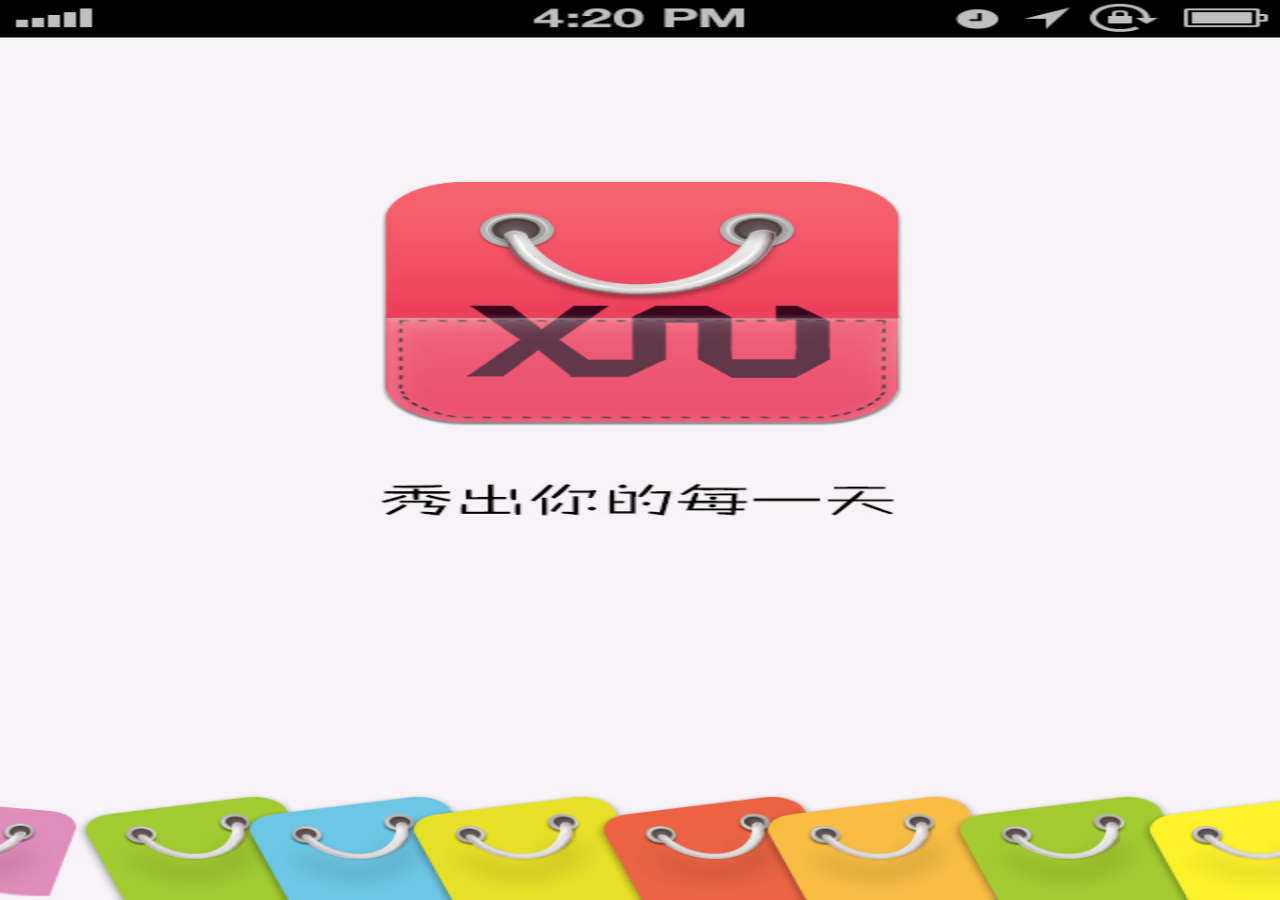
<file: index.html>
<!DOCTYPE html>
<html lang="en">
    <head>
        <meta charset="utf-8">
        <meta name="viewport" content="initial-scale=1">
        <link rel="stylesheet" href="css/swiper.min.css">
        <style>
			html,body{
				height: 100%;
			}
			body{
				margin: auto;
				background: url(imgs/2.jpg);
				background-size: 100% 100%;
			}
        </style>
    </head>
    <body>
    	<script src="js/swiper.min.js"></script>
    	<script>
    	setTimeout(function(){
    		location.href="splash.html"
    	},2000)
    	</script>
    </body>
</html>
</file>
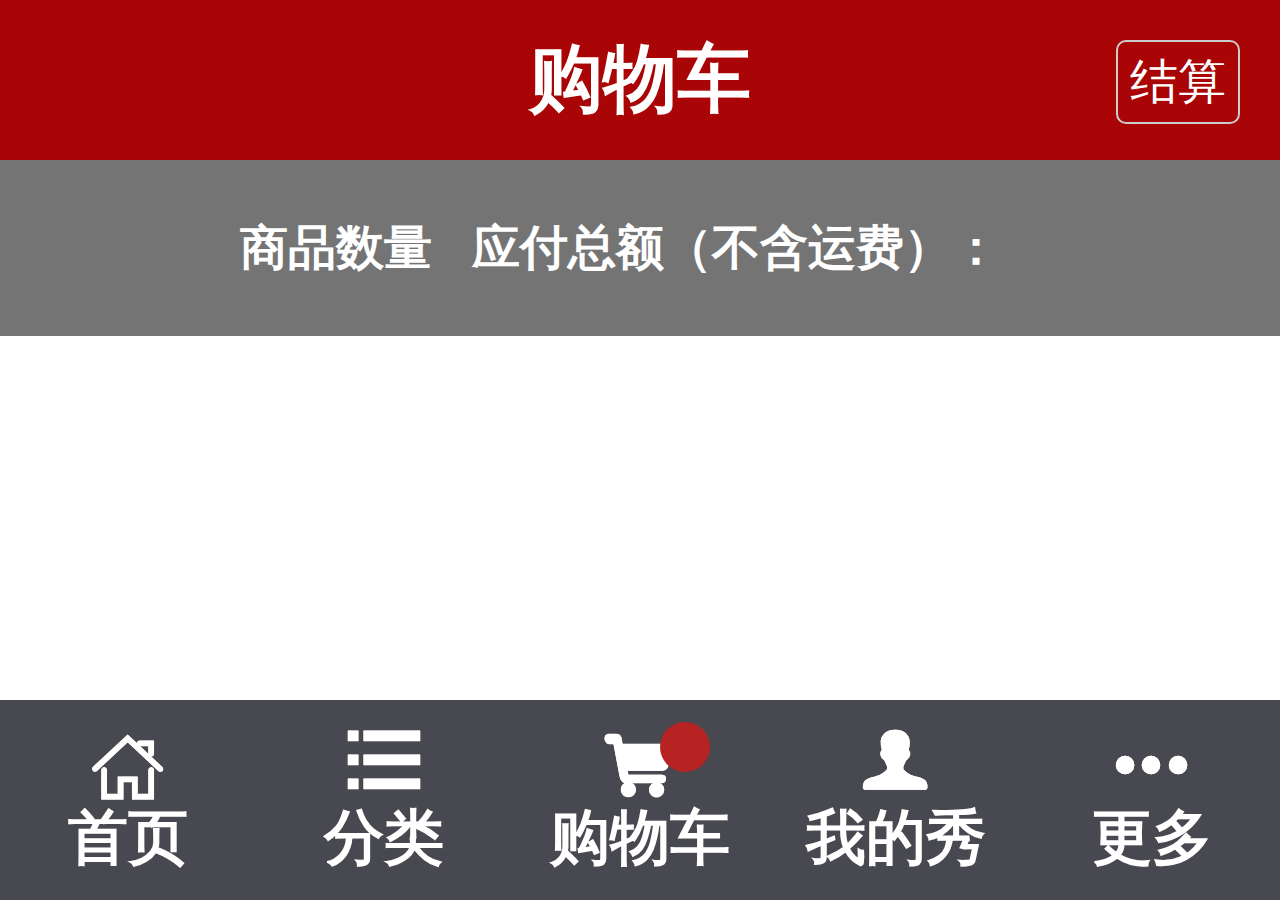
<file: cart.html>
<!DOCTYPE html>
<html lang="en">
    <head>
        <meta charset="utf-8">
        <meta name="viewport" content="initial-scale=1">
        <link rel="stylesheet" href="css/swiper.min.css" >
        <link rel="stylesheet" href="css/cart.css">
        <link rel="stylesheet" href="css/common.css">
    </head>
    <body>
        <header>
            <h1>购物车</h1>
            <div class="x_tit">结算</div>
        </header>
        <main>
            <nav>
                <p>商品数量<span class="shul"></span></p>
                <p>应付总额（不含运费）：<span class="zhe"></span></p>
            </nav>
            <section class="wrapper">
                <article class="content scroll">
                    <!-- <div class="items">
                        <img src="imgs/2.jpg">
                        <p>气质T恤气质T恤气质T恤</p>
                        <p>单价：<span>0</span></p>
                        <p>数量：<span class="jian_btn">-</span><span class="number">0</span><span class="add_btn">+</span></p>
                        <p class="scbtn">删除</p>
                    </div> -->
                    
                </article>
            </section>
        </main>
        <footer>
            <div class="xq_box" onclick="location.href='index1.html'">
                <i class="iconfont icon-nav">&#xe60c;</i>首页
            </div>
            <div class="xq_box" onclick="location.href='xq.html'">
                <i class="iconfont icon-nav">&#xe600;</i>分类
            </div>
            <div class="xq_box"onclick="location.href='cart.html'">
                <p><i class="dcart"></i></p>
                <i class="iconfont icon-nav">&#xf0082;</i>购物车
            </div>
            <div class="xq_box" onclick="location.href='mexiu1.html'">
                <i class="iconfont icon-nav">&#xe9bd;</i>我的秀
            </div>
            <div class="xq_box">
                <i class="iconfont icon-nav">&#xf0013;</i>更多
            </div>
        </footer>
        <script src="js/jquery-1.11.3.js"></script>
        <script src="js/swiper.min.js"></script>
        <script src="js/iscroll-probe.js"></script>
        <script src="js/font.js"></script>
        <script>
            setTimeout(function(){
                 var is ;
                 is = new IScroll(".wrapper",{probeType:3,click:true});
            },2000)



            function callback(data){
                //console.log(data)
                var arr = data.map(function(item){
                    //console.log(item)
                    //var banimg=JSON.parse(item.goodsBenUrl);
                    return '<div class="items" goodsId="'+item.goodsID+'"> <img src="'+item.goodsListImg+'"/><p>'+item.goodsName+'</p><p>单价：￥<span class="qian">'+item.price+'</span></p><p>数量：<span class="jian_btn">-</span><span class="number">'+item.number+'</span><span class="add_btn">+</span></p><p  class="scbtn iconfont" id="scbtn">&#xe62f;</p></div>';
                });
                document.querySelector(".content").innerHTML = arr.join("");
                page1.abg();
                //结算购物车
                  
                }
            var page1 = {
                init1:function(){
                    this.click();
                    var userID=localStorage.getItem("userID")
                    //console.log(userID)
                    this.jsonp("http://datainfo.duapp.com/shopdata/getCar.php?userID="+userID);
                },
                abg:function(){
                      var shul=document.querySelector('.shul');
                    var zhe=document.querySelector('.zhe');
                    var number=document.querySelectorAll('.number');
                    var qian=document.querySelectorAll('.qian');
                    var dcart=document.querySelector('.dcart');
                    var index=0;
                    var num=0;
                    
                    for(var i=0;i<qian.length;i++){
                        index+=parseInt(number[i].innerHTML)
                        sum=number[i].innerHTML*qian[i].innerHTML;
                        num+=sum;    
                    }
                    localStorage.setItem("number",index)
                    dcart.innerHTML=shul.innerHTML=index;
                    //console.log(num)
                    zhe.innerHTML=num;
                },
                ajax:function(goodsId,userId,numberr){
                    console.log(goodsId)
                    $.ajax({
                        url:"http://datainfo.duapp.com/shopdata/updatecar.php",
                        data:{
                            userID:userId,
                            goodsID:goodsId,
                            number:numberr
                        },
                        success:function(res){
                            console.log(res)
                            // if(res==0){
                            //     //alert("操作成功")
                            // }
                        }
                    })
                },
                click:function(){
                    var that=this;
                    document.onclick=function(e){
                        var t = e.target;                        
                        if(t.className=="items"){
                            var goodsID = t.getAttribute("goodsId");
                            var goodsID=localStorage.getItem("goodsID")
                            var userID=localStorage.getItem("userID")
                        }
                        //删除宝贝
                        if(t.id=="scbtn"){
                            var goodsID=t.parentNode.getAttribute("goodsId");
                            var number=0;
                            var userID=localStorage.getItem("userID");
                            if(confirm('确定删除宝贝吗？')){
                                that.ajax(goodsID,userID,number);
                                t.parentNode.remove() 
                                //console.log(parentNode.removeChild()) 
                            }

                            
                        }
                        //加减数量
                        if(t.className=="jian_btn"){
                            var numb=t.parentNode.getElementsByClassName('number')[0];
                            var goodsID=t.parentNode.parentNode.getAttribute("goodsId");
                            numb.innerHTML--;
                            var number =  numb.innerHTML;
                            if(number<=1){
                                numb.innerHTML=1;
                            }
                            that.ajax(goodsID,userID,number);
                        }
                        if(t.className=="add_btn"){
                            var numb=t.parentNode.getElementsByClassName('number')[0];
                            var goodsID=t.parentNode.parentNode.getAttribute("goodsId");
                            numb.innerHTML++;
                            var number =  numb.innerHTML;
                            that.ajax(goodsID,userID,number);
                        }
                        that.abg();
                    }
                },
                
                jsonp:function(path){
                    var s = document.querySelector("#jsonp");
                    if(s){
                        s.parentNode.removeChild(s);
                    }

                    var script = document.createElement("script");
                    script.src = path;
                    script.id = "jsonp";
                    document.body.appendChild(script);
                }
            }

            page1.init1();
        </script>
    </body>
</html>
</file>
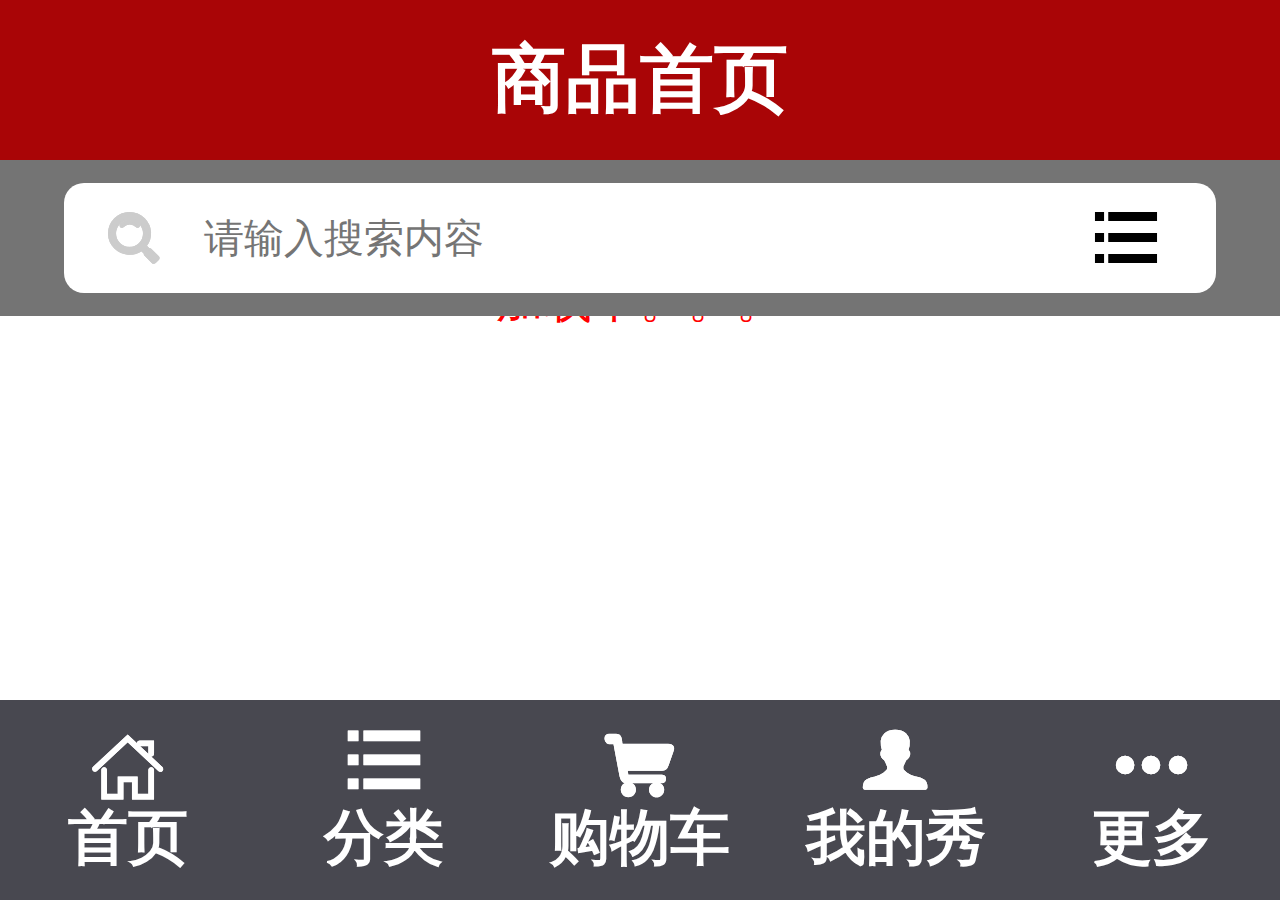
<file: index1.html>
<!DOCTYPE html>
<html lang="en">
    <head>
        <meta charset="utf-8">
        <meta name="viewport" content="initial-scale=1">
        <link rel="stylesheet" href="css/swiper.min.css" >
        <link rel="stylesheet" href="css/index1.css">
        <link rel="stylesheet" href="css/common.css">
    </head>
    <body>
    	<header>
    		<h1>商品首页</h1>
            <!-- <div class="x_tit" onclick="location.href='login.html'">登录</div> -->
    	</header>
    	<main>
    		<nav>
    			<div class="seach">
                    <div class="seach_btn"><i class="iconfont icon-seach">&#xe6d7;</i></div>
                    <div class="seach_ipt">
                        <input class="search-input" type="text" placeholder="请输入搜索内容">
                    </div>
                    <div class="indbtn" onclick="location.href='xq.html'"><i class="iconfont icon-seach">&#xe600;</i></div>
                    <div class="seabox">
                        <!-- <div class="sea-list">
                            请输入搜索内容
                        </div> -->
                    </div>         
                </div>
    		</nav>
            <div class="modal-seach">
                <div class="seach-tit">
                    <!-- ghg -->
                </div>
            </div>
            <section class="wrapper">
                <article class="content scroll">
                    <div class="swiper-container">
                        <div class="swiper-wrapper">

                        </div>
                        <div class="swiper-pagination"></div>
                    </div>
                    <div class="listitem">
                        <!-- <div class="item">
                            <img src="imgs/2.jpg">
                            <div class="box-list">
                                <p>羽绒服羽绒服羽绒服羽绒服羽绒服羽绒服</p>
                                <p>￥23<span></span></p>
                                <p>0</p>
                                <p class="incart">ch</p>
                            </div>
                        </div> -->
                    </div>
                </article>
            </section>
    	</main>
    	<footer>
    		<div class="xq_box" onclick="location.href='index1.html'">
                <i class="iconfont icon-nav">&#xe60c;</i>首页
            </div>
    		<div class="xq_box" onclick="location.href='xq.html'">
                <i class="iconfont icon-nav">&#xe600;</i>分类
            </div>
    		<div class="xq_box"onclick="location.href='cart.html'">
                <i class="iconfont icon-nav">&#xf0082;</i>购物车
            </div>
    		<div class="xq_box" onclick="location.href='mexiu1.html'">
                <i class="iconfont icon-nav">&#xe9bd;</i>我的秀
            </div>
    		<div class="xq_box">
                <i class="iconfont icon-nav">&#xf0013;</i>更多
            </div>
    	</footer>
        <script src="js/jquery-1.11.3.js"></script>
    	<script src="js/swiper.min.js"></script>
    	<script src="js/iscroll-probe.js"></script>
        <script src="js/banner.js"></script>
        <script src="js/search.js"></script>
        <script src="js/font.js"></script>
        <script>
            setTimeout(function(){
                 var is ;
                 is = new IScroll(".wrapper",{probeType:3,click:true});
            },2000)
            function abg(data){
                var arr = data.map(function(item){
                    // console.log(item)
                    return '<div class="item"><img goodsId="'+item.goodsID+'" class="imglist" src="'+item.goodsListImg+'"/><div class="box-list"><p>'+item.goodsName+'</p><p>￥'+item.price+'</p><span id="incart" class="incart iconfont">'+"&#xe60f;"+'</span></div> </div>';
                });
                document.querySelector(".listitem").innerHTML = arr.join("")
            }

            var page = {
                init:function(){
                    this.bindEvent();
                    this.click();

                },
                bindEvent:function(){
                    var self = this;
                    self.jsonp("http://datainfo.duapp.com/shopdata/getGoods.php?callback=abg");
                },
                click:function(){
                    var cartbtn=document.querySelector('.incart');
                    var that=this;
                    document.onclick=function(e){
                        var t = e.target;
                        //console.log(t)
                        for(var key in e.path){
                            if(e.path[key].className=="imglist"){
                                var goodsID=e.path[key].getAttribute("goodsId")
                                localStorage.setItem("goodsID",goodsID);
                                console.log(goodsID)
                                location.href="xqy.html"
                            }
                        }
                        if(t.id=="incart"){
                            //var goodsID=t.
                            var goodsID=t.parentNode.parentNode.getElementsByClassName('imglist')[0].getAttribute("goodsId")
                            //localStorage.setItem("goodsID",goodsID);
                            //var goodsID=localStorage.getItem("goodsID")
                            var userID=localStorage.getItem("userID")
                            console.log(goodsID)
                            that.ajax(goodsID,userID);
                        }
                    }
                },
                ajax:function(goodsID,userID){
                    //var this=that;

                    $.ajax({
                        url:"http://datainfo.duapp.com/shopdata/updatecar.php",
                        data:{
                            goodsID:goodsID,
                            userID:userID
                        },
                        success:function(res){
                            //console.log(res)
                            if(res==1){
                                alert("成功加入购物车")
                            }else if(res==0){
                                alert("添加失败")
                            }else if(userID==null){
                                alert("登录之后再添加商品")
                            }
                        }
                    })
                },
                jsonp:function(path){
                    var s = document.querySelector("#jsonp");
                    if(s){
                        s.parentNode.removeChild(s);
                    }

                    var script = document.createElement("script");
                    script.src = path;
                    script.id = "jsonp";
                    document.body.appendChild(script);
                }
            }

            page.init();
        </script>
    </body>
</html>
<!-- 

 -->
</file>
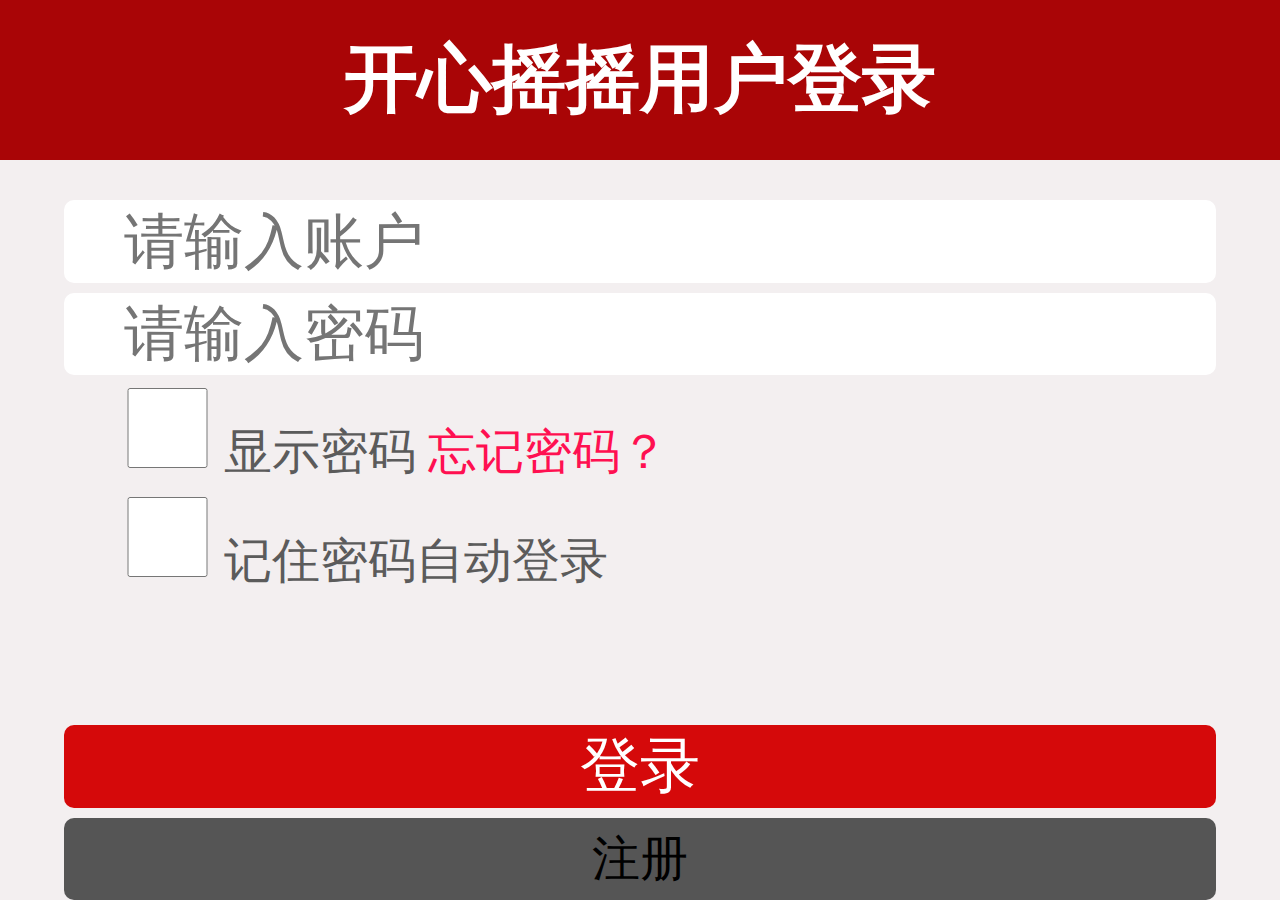
<file: login.html>
<!DOCTYPE html>
<html lang="en">
    <head>
        <meta charset="utf-8">
        <meta name="viewport" content="initial-scale=1">
    </head>
    <link rel="stylesheet" href="css/common.css">
    <style>
    	/* html,body{
    		height: 100%;
    		margin: 0;
            padding: 0;
    	}
    	body{
    		display: flex;
            -margin: 0;
    		flex-direction: column;
    	}
		header{
    		height: 80px;
			-line-height: 50px;
			background: #a90506;
			color: #fff;
    		justify-content: center;
    		display: flex;
    		align-items: center;
            position: relative;
    	} */
    	main{
    		background: #f3eff0;
    		display: flex;
            overflow: hidden;
            flex: 1;
            flex-direction: column;
    	}
        .login{
            display: flex;
            justify-content:center;
            background: #fff;
            height: 0.7rem;
            width: 90%;
            margin: 0 auto;
            margin-top: 0.05rem;
            align-items: center;
            border-radius: 0.05rem;
        }
        .logtop{
            margin-top: 0.2rem;
        }
        .login p{
            width: 90%;
        }
       .login input{
            border: 0;
            width: 100%;
            height: 0.4rem;
            font-size: 0.3rem;
        }
        .log_btn{
            background: #d5090a;
            color: #fff;
            margin-top: 0.66rem;
            font-size: 0.3rem;
        }
        .log_reg{
            background: #555;
        }
        .log_qit{
            background: none;
            color: #5b5b5b;
        }
        .log_qit input{
            width: 8%;
        }
        .log_qit span{
            color: #ff1051;
        }
    </style>
    <body>
    	<header>
    		<h1>开心摇摇用户登录</h1>
    	</header>
    	<main>
    		<div class="login logtop">
                <p>
                    <input class="log-name" type="text" placeholder="请输入账户">
                </p>      
            </div>
            <div class="login">
                <p>
                    <input class="logpwd" type="password" placeholder="请输入密码">
                </p>      
            </div>
            <div class="login log_qit">
                <p>
                    <input type="checkbox">
                    <label for="">显示密码</label>
                    <span>忘记密码？</span>
                </p>      
            </div>
            <div class="login log_qit">
                <p>
                    <input type="checkbox">
                    <label for="">记住密码自动登录</label>
                </p>      
            </div>
            <div class="login log_btn">
                登录
            </div>
            <div class="login log_reg" onclick="location.href='register.html'">
                注册
            </div>  
    	</main>
        <script src="js/jquery-1.11.3.js"></script>
        <script src="js/font.js"></script>
         <script> 
            var login={
                init:function(){
                    this.logName=$(".log-name");
                    this.logpwd=$(".logpwd");
                    this.logBtn=$(".log_btn");
                    this.click();
                    //this.locat();
                },
                click:function(){
                    var that=this;
                    this.logBtn.click(function(){ 
                       that.ajax();
                       //location.href="index1.html"
                    })  
                },
                ajax:function(){
                    var that=this;
                    $.ajax({
                        url:"http://datainfo.duapp.com/shopdata/userinfo.php",
                        data:{
                            status:"login",
                            userID:that.logName.val(),
                            password:that.logpwd.val()
                        },
                        success:function(res){
                            console.log(res)
                            if(res==0){
                                alert("用户名不存在")
                            }else if(that.logName.length==0){
                                alert("请输入用户名")
                            }else if(res==2){
                                alert("用户名或者密码不符")
                            }else{
                                var data=JSON.parse(res);
                                var userID=data.userID;
                                console.log(userID)
                                password=data.password
                                localStorage.setItem("userID",userID)
                                location.href="mexiu1.html"
                                //location.href="index1.html"
                            }
                        }    
                    })
                }
            }
            login.init();
        </script>
    </body>
</html>
</file>
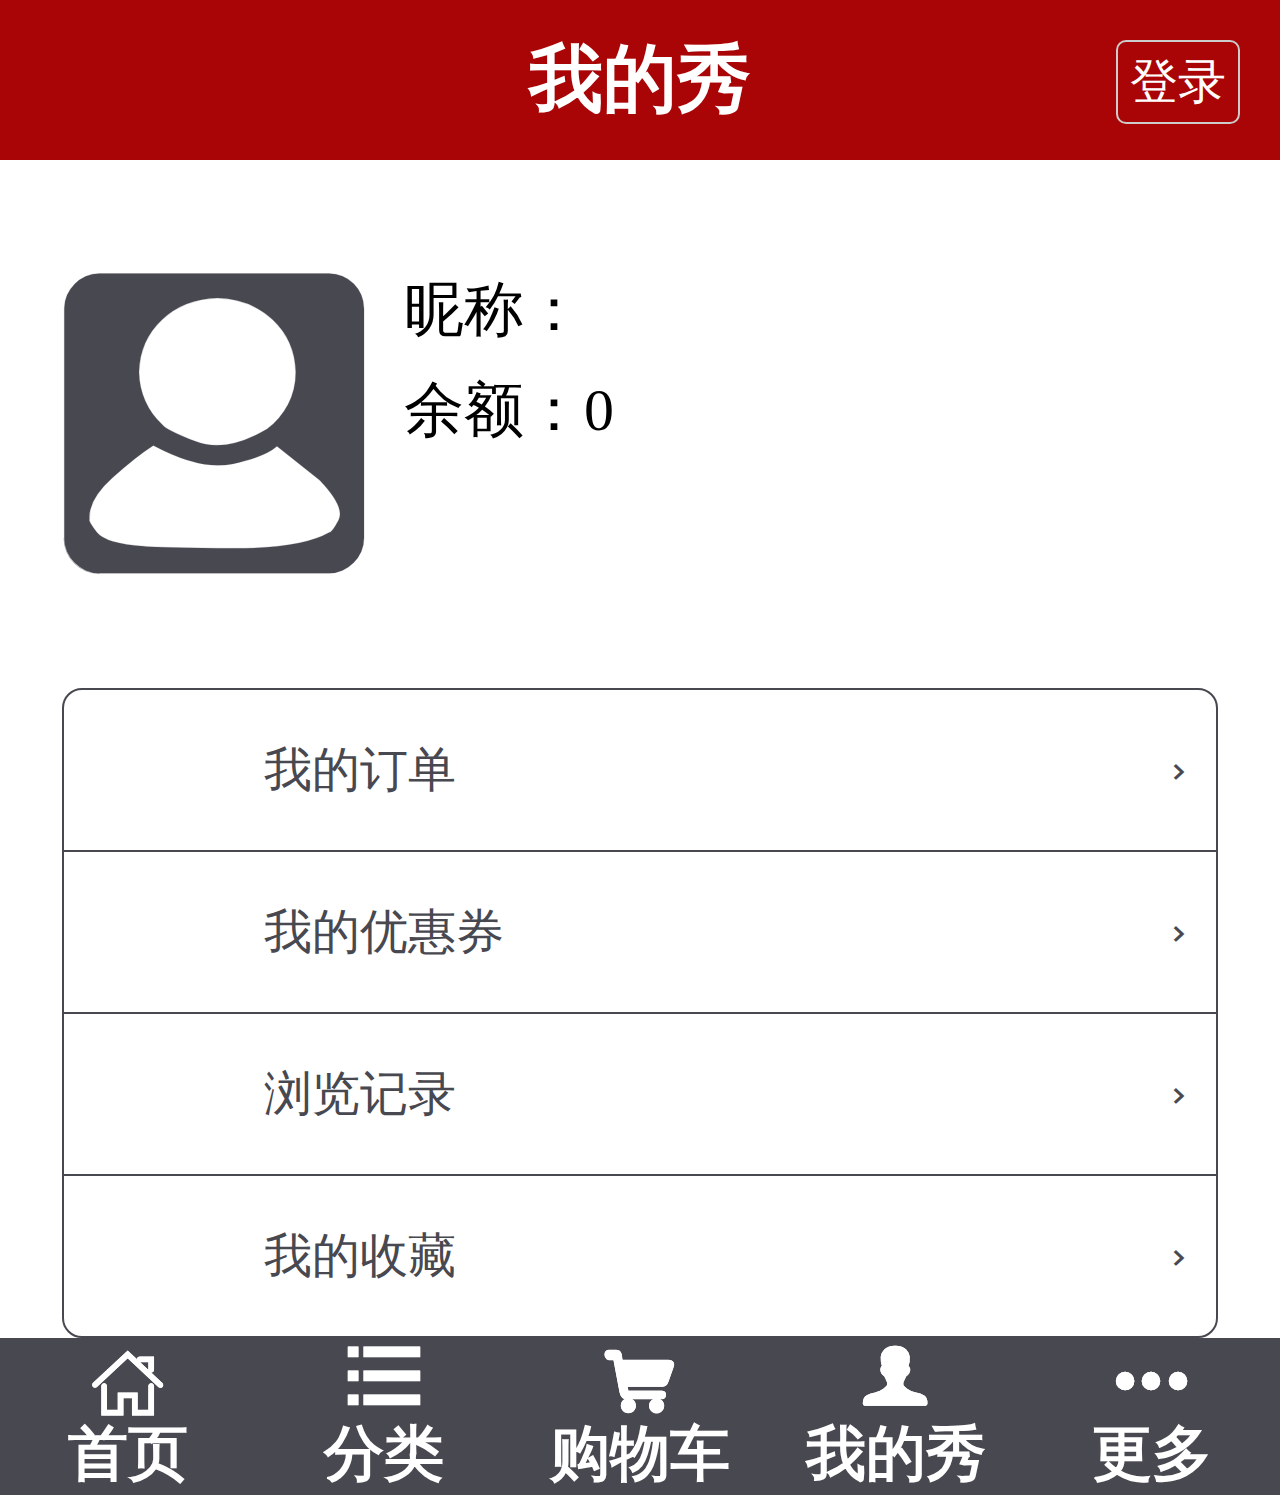
<file: mexiu1.html>
<!DOCTYPE html>
<html lang="en">
    <head>
        <meta charset="utf-8">
        <meta name="viewport" content="initial-scale=1">
        <link rel="stylesheet" href="css/swiper.min.css" >
        <link rel="stylesheet" href="css/common.css">
        <link rel="stylesheet" href="css/mexiu.css">
    </head>
    <body>
    	<header>
    		<h1>我的秀</h1>
    		<div class="x_tit" onclick="location.href='login.html'">登录</div>
    	</header>
    	<main>
            <div class="wrapper">
                <div class="me_box">
                    <div class="meimg"><i class="iconfont icon-ren">&#xe842;</i></div>
                    <div class="memz">
                        <p>昵称：<span class="names">未知</span></p>
                        <p>余额：<span>0</span></p>
                    </div>
                </div>
                <div class="me_box mebox2">
                    <ul>
                        <li>我的订单<i class="iconfont icon-me">&#xe635;</i></li>
                        <li>我的优惠券<i class="iconfont icon-me">&#xe635;</i></li>
                        <li>浏览记录<i class="iconfont icon-me">&#xe635;</i></li>
                        <li style="border:none">我的收藏<i class="iconfont icon-me">&#xe635;</i></li>
                    </ul>
                </div>
            </div>
    	</main>
        <div class="modal">
            <div class="modal-bg"></div>
            <div class="modal_con">
                <span class="modalclose">x</span>
                <div class="modalcon">
                    <p>选择操作</p>
                    <div class="modalbox">
                        <div class="modal_box">相机</div>
                        <div class="modal_box">相册</div>
                    </div>
                </div>
            </div>
        </div>
    	<footer>
            <div class="xq_box" onclick="location.href='index1.html'">
                <i class="iconfont icon-nav">&#xe60c;</i>首页
            </div>
            <div class="xq_box" onclick="location.href='xq.html'">
                <i class="iconfont icon-nav">&#xe600;</i>分类
            </div>
            <div class="xq_box"onclick="location.href='cart.html'">
                <i class="iconfont icon-nav">&#xf0082;</i>购物车
            </div>
            <div class="xq_box" onclick="location.href='mexiu1.html'">
                <i class="iconfont icon-nav">&#xe9bd;</i>我的秀
            </div>
            <div class="xq_box">
                <i class="iconfont icon-nav">&#xf0013;</i>更多
            </div>
        </footer>
    	<script src="js/swiper.min.js"></script>
    	<script src="js/iscroll-probe.js"></script>
        <script src="js/jquery-1.11.3.js"></script>
        <script src="js/font.js"></script>
        <script>
            $(function(){
                $('.meimg').click(function(){
                    $('.modal').show();
                })
                $('.modal').click(function(e){
                    if(!$(e.target).is('.modalcon,.modalcon *')){
                        $('.modal').hide();
                    }
                })
            })
        </script>
        <script>
            setTimeout(function(){
                 var is ;
                 is = new IScroll(".wrapper",{probeType:3,click:true});
            },2000)

            function callback(data){
                var arr = data.map(function(item){
                    console.log(item)
                });
            }

            var page = {
                init:function(){
                    this.bindEvent();
                    this.locat();
                },
                locat:function(){
                    var userId=localStorage.getItem("userID")
                    console.log(userId);
                    document.querySelector(".names").innerHTML=userId;
                },
                bindEvent:function(){
                    var that = this;
                    that.jsonp("http://datainfo.duapp.com/shopdata/getuser.php");
                },
                jsonp:function(path){
                    var s = document.querySelector("#jsonp");
                    if(s){
                        s.parentNode.removeChild(s);
                    }

                    var script = document.createElement("script");
                    script.src = path;
                    script.id = "jsonp";
                    document.body.appendChild(script);
                }
            }

            page.init();
        </script>
    </body>
</html>
</file>
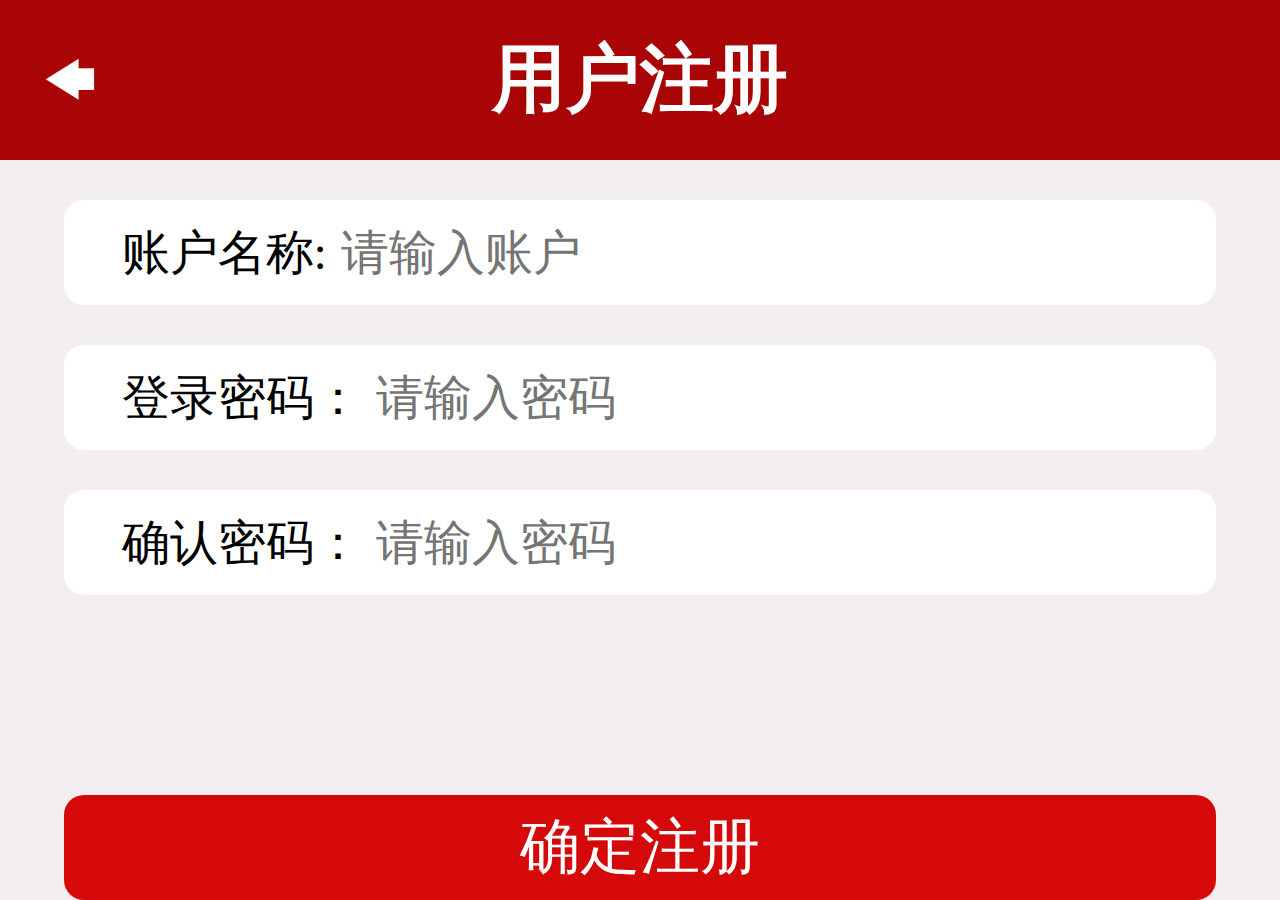
<file: register.html>
<!DOCTYPE html>
<html lang="en">
    <head>
        <meta charset="utf-8">
        <meta name="viewport" content="initial-scale=1">
        <link rel="stylesheet" href="css/register.css">
        <link rel="stylesheet" href="css/common.css">
    </head>
    <body>
    	<header>
            <p onclick="location.href='login.html'"><i class="iconfont icon-rtun">&#xe601;</i></p>
    		<h1>用户注册</h1>
    	</header>
    	<main>
    		<div class="reg">
                <p>
                    <label for="">账户名称:</label>
                    <input class="iptname" type="text" placeholder="请输入账户">
                </p>      
            </div>
            <div class="reg">
                <p>
                    <label for="">登录密码：</label>
                    <input class="iptpwd" type="password" placeholder="请输入密码">
                </p>      
            </div>
            <div class="reg">
                <p>
                    <label for="">确认密码：</label>
                    <input class="respwd" type="password" placeholder="请输入密码">
                </p>      
            </div>
            <div class="reg btn">
                确定注册
            </div> 
    	</main>
        <script src="js/jquery-1.11.3.js"></script>
        <script src="js/font.js"></script>
        <script> 
            var register={
                init:function(){
                    this.ipt=$(".iptname");
                    this.pwd=$(".iptpwd");
                    this.respwd=$(".respwd");
                    this.btn=$(".btn");
                    this.click();
                },
                // focus:function(){

                // },
                click:function(){
                    var that=this;
                    this.btn.click(function(){
                       
                       
                       if(that.pwd.val()!=that.respwd.val()){
                            alert("密码不一致")
                       }else{
                          that.ajax();  
                       }
                    })
                    
                },
                ajax:function(){
                    var that=this;
                    $.ajax({
                        url:"http://datainfo.duapp.com/shopdata/userinfo.php",
                        data:{
                            status:"register",
                            userID:that.ipt.val(),
                            password:that.pwd.val()
                        },
                        success:function(res){
                            if(res==0){
                                alert("用户名已经存在")
                            }else if(res==null){
                                alert("请输入用户名")
                            }else if(res==1){
                                alert("恭喜您注册成功")
                                location.href="login.html"
                            }else if(res==2){
                                alert("系统繁忙，请稍后登录")
                            }
                        }
                        
                    })  
                }
            }
            register.init();
        </script>
    </body>
</html>
</file>
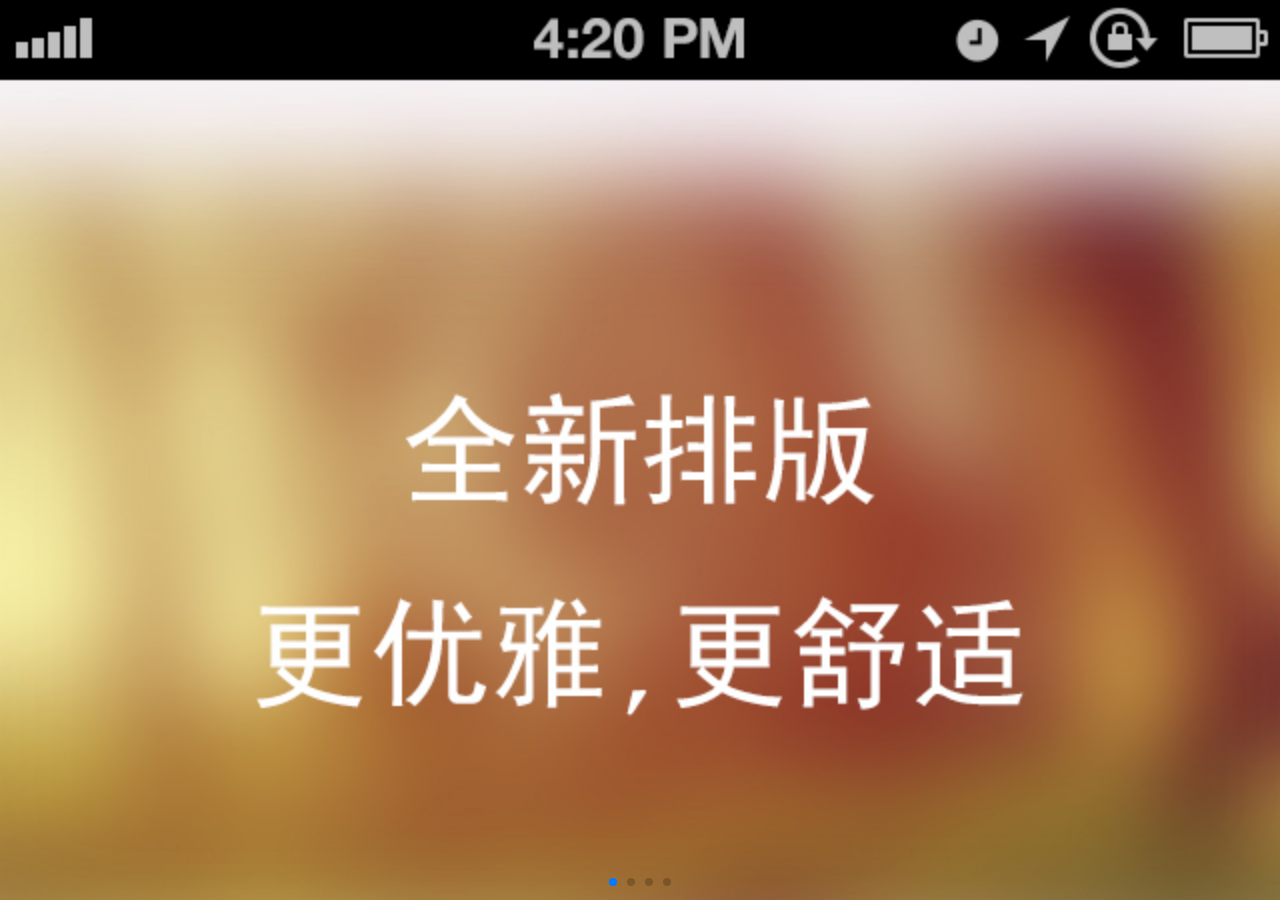
<file: splash.html>
<!DOCTYPE html>
<html lang="en">
    <head>
        <meta charset="utf-8">
        <meta name="viewport" content="initial-scale=1">
        <link rel="stylesheet" href="css/swiper.min.css">
        <style>
			html,body{
				height: 100%;
				margin: 0;
				padding: 0;
			}
			.swiper-container{
				height: 100%;
			}
			.swiper-wrapper .swiper-slide{
				background-repeat: no-repeat;
				background-size: cover;
			}
			/* .box1{
				background:url(imgs/sc1.jpg);
			} */
			.box2{
				background: url(imgs/3.jpg);
			}
			.box3{
				background: url(imgs/4.jpg);
			}
			.box4{
				background: url(imgs/5.jpg);
			}
			.box5{
				background: url(imgs/6.jpg);
			}
        </style>
    </head>
    <body>
    	<div class="swiper-container">
    		<div class="swiper-wrapper">
    			<!-- <div class="swiper-slide box1"></div> -->
    			<div class="swiper-slide box2"></div>
    			<div class="swiper-slide box3"></div>
    			<div class="swiper-slide box4"></div>
    			<div class="swiper-slide box5" onclick="location.href='xq.html'"></div>
    		</div>
    		<div class="swiper-pagination"></div>
    	</div>
    	<script src="js/swiper.min.js"></script>
    	<script>
    	new Swiper(".swiper-container",{
    		direction:"horizontal",
    		pagination:".swiper-pagination"
    	})
    	</script>
    </body>
</html>
</file>
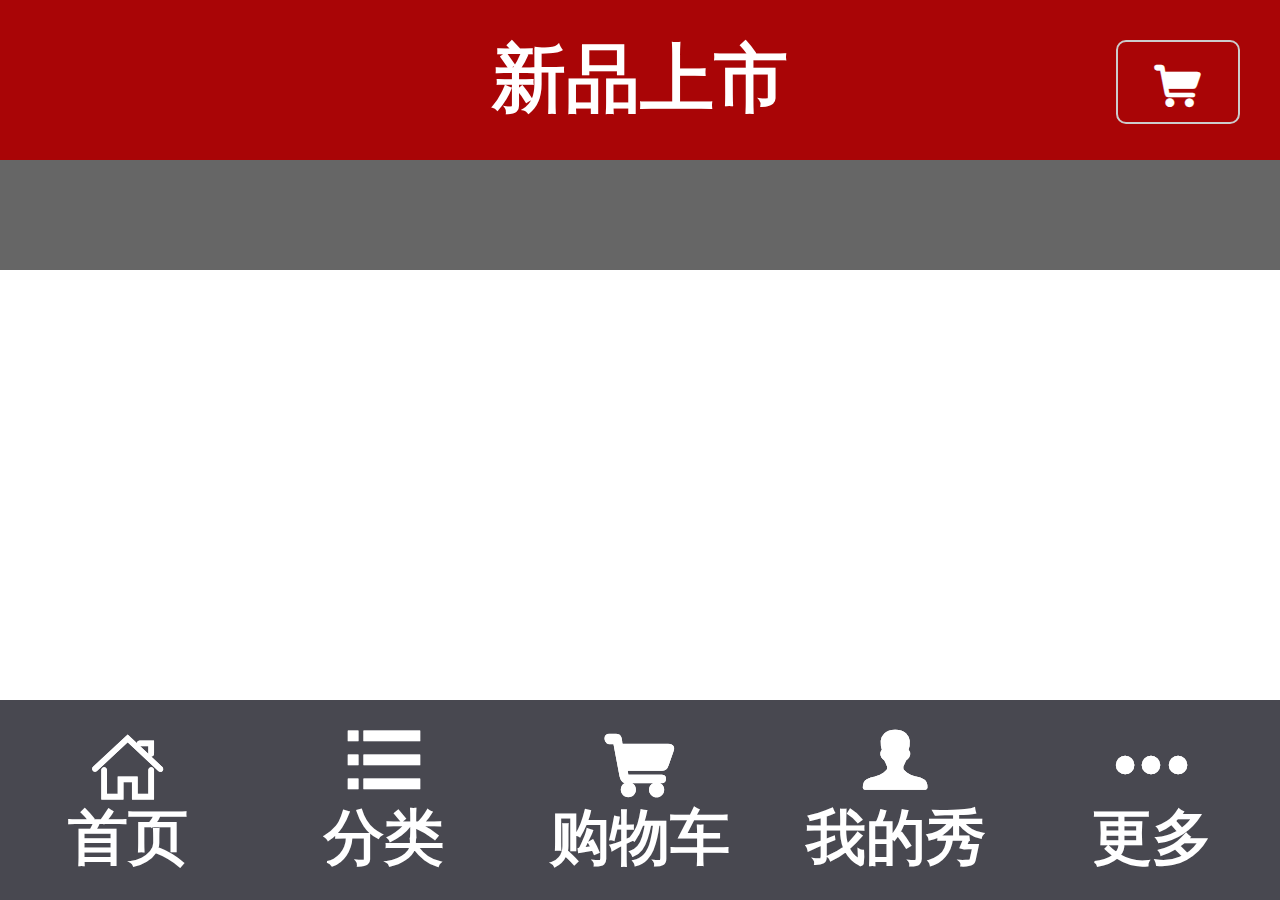
<file: xq.html>
<!DOCTYPE html>
<html lang="en">
    <head>
        <meta charset="utf-8">
        <meta name="viewport" content="initial-scale=1">
        <link rel="stylesheet" href="css/swiper.min.css" >
        <link rel="stylesheet" href="css/xq.css">
        <link rel="stylesheet" href="css/common.css">
    </head>
    <body>
        
    	<header>
    		<h1>新品上市</h1>
    		<div class="x_tit" onclick="location.href='cart.html'"><i class="iconfont icon-cart">&#xf0082;</i></div>
    	</header>
    	<main>
    		<nav>
    			<div class="swiper-container">
    				<div class="swiper-wrapper">
    					
    				</div>
    			</div>
    		</nav>
    		<section class="wrapper">
    			<article class="content scroll">
    				
    			</article>
    		</section>
    	</main>
    	<footer>
            <div class="xq_box" onclick="location.href='index1.html'">
                <i class="iconfont icon-nav">&#xe60c;</i>首页
            </div>
            <div class="xq_box" onclick="location.href='xq.html'">
                <i class="iconfont icon-nav">&#xe600;</i>分类
            </div>
            <div class="xq_box"onclick="location.href='cart.html'">
                <i class="iconfont icon-nav">&#xf0082;</i>购物车
            </div>
            <div class="xq_box" onclick="location.href='mexiu1.html'">
                <i class="iconfont icon-nav">&#xe9bd;</i>我的秀
            </div>
            <div class="xq_box">
                <i class="iconfont icon-nav">&#xf0013;</i>更多
            </div>
        </footer>
    	<script src="js/swiper.min.js"></script>
    	<script src="js/iscroll-probe.js"></script>
        <script src="js/font.js"></script>
    	<script>
    		var is;
    		var downRefresh=upLoading=false;
    		setTimeout(function(){
    			is=new IScroll(".wrapper",{probeType:3,click:true});
   
    			is.on("scrollEnd",function(){
    				if(downRefresh){
    					downRefresh=false;
    					for(var i=0;i<4;i++){
    						var div=document.createElement("div")
    						div.innerHTML=Math.random()
    						div.className="item";
    						var art=document.querySelector(".scroll")
    						art.insertBefore(div,art.firstElementChild)
    					}
    					is.refresh();
    				}else if(upLoading){
    					for(var i=0;i<4;i++){
    						var div=document.createElement("div")
    						div.innerHTML=Math.random()
    						div.className="item";
    						var art=document.querySelector(".scroll")
    						art.appendChild(div)
    					}
    					is.refresh();
    				}
    			})
    			is.on("scroll",function(){
    				if(this.y>30){
	    				downRefresh=true;
	    			}else if(this.y<this.maxScrollY-100){
	    				upLoading=true;
	    			}
    			})
    		},3000)
    		////////////
	    	function callback(data){
				var arr = data.map(function(item){
                    var dab=parseInt(item.price/(item.discount*0.1))
                    return '<div class="item" goodsId="'+item.goodsID+'"> <img src="'+item.goodsListImg+'"/><h3>'+item.goodsName+'</h3><div class="price">价格：￥'+item.price+'<span>￥'+dab+'</span></div> </div>';
				});
				document.querySelector(".content").innerHTML = arr.join("")
			}

			var page = {
				init:function(){
                    //this.bind();
					this.bindEvent();
					this.getClass(function(classes){
						var html = [
							'<div class="swiper-slide"> ',
								'<a classID="{classID}" href="javascript:void(0)">{className}</a>',
							'</div>'
						].join("");
						classes = JSON.parse(classes);
						var slides = classes.map(function(item){
							return html.replace(/{(\w+)}/g,function(){
								return item[arguments[1]];
							});
						});
						document.querySelector(".swiper-wrapper").innerHTML = slides.join("");


						new Swiper(".swiper-container",{
							slidesPerView:5
						})

						document.querySelector("a").click();
					});
				},
				bindEvent:function(){
					var self = this;
					document.onclick = function(e){
                        //console.log(e)
						var t = e.target;
                        
						if(t.tagName=="A"){
							var prev = document.querySelector(".active");
							prev&&(prev.className="");
							t.className = "active";

							// document.querySelector(".content").innerHTML = t.innerHTML;
							var classID = t.getAttribute("classid");
							self.jsonp("http://datainfo.duapp.com/shopdata/getGoods.php?classID="+classID);
						}
                        for(var key in e.path){
                            if(e.path[key].className=="item"){
                                var goodsID=e.path[key].getAttribute("goodsId")
                                localStorage.setItem("goodsID",goodsID);
                                location.href="xqy.html"
                            }
                        }
					}
				},
				getClass:function(fn){
					var xhr = new XMLHttpRequest;
					xhr.onreadystatechange = function(){
						if(xhr.status==200&&xhr.readyState==4){
							fn(xhr.responseText)
						}
					}
					xhr.open("get","http://datainfo.duapp.com/shopdata/getclass.php",true);
					xhr.send();
				},
				jsonp:function(path){
					var s = document.querySelector("#jsonp");
					if(s){
						s.parentNode.removeChild(s);
					}

					var script = document.createElement("script");
					script.src = path;
					script.id = "jsonp";
					document.body.appendChild(script);
				}
			}

			page.init();
    	</script>
    </body>
</html>
</file>
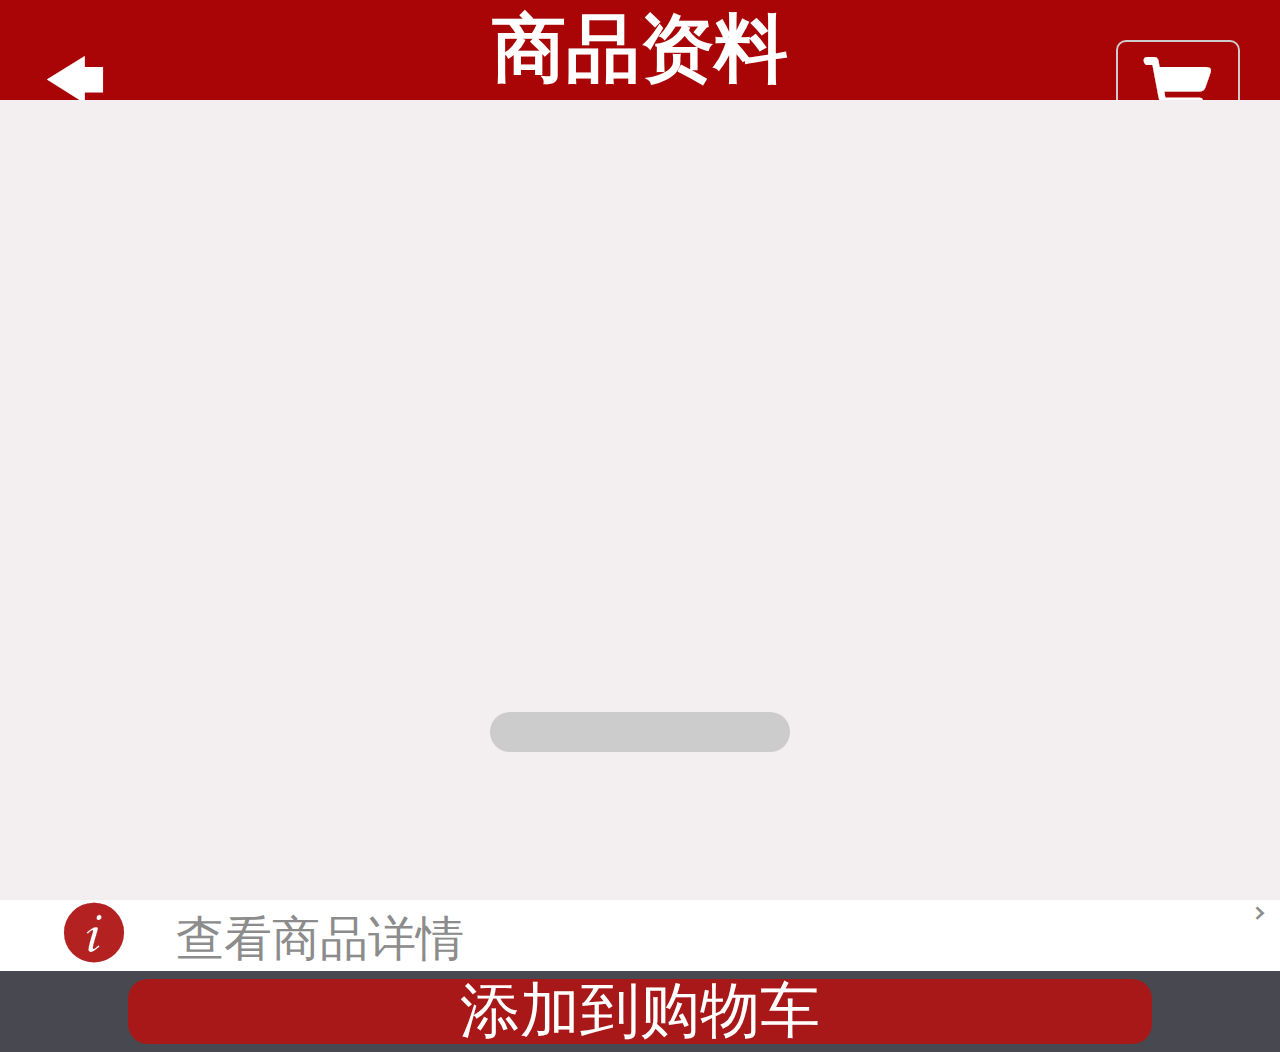
<file: xqy.html>
<!DOCTYPE html>
<html lang="en">
    <head>
        <meta charset="utf-8">
        <meta name="viewport" content="initial-scale=1">
        <link rel="stylesheet" href="css/swiper.min.css" >
        <link rel="stylesheet" href="css/xqy.css">
        <link rel="stylesheet" href="css/common.css">
    </head>
    <body>
    	<div class="box-modal">
            <header>
	    		<div class="x_titl" onclick="location.href='xqy.html'"><i class="iconfont icon-nav">&#xe601;</i></div>
	    		<h1>商品资料</h1>
	    		 <div class="x_tit" onclick="location.href='cart.html'"><i class="iconfont icon-nav">&#xf0082;</i></div> 
	    	</header>
	    	<div class=" boxXq">
    			<div class=" boxXq2">
    				<div class="listbox">
    					
    				</div>
    			</div>
    		</div>
        </div>
    	<header>
    		<div class="x_titl" onclick="location.href='xq.html'"><i class="iconfont icon-nav">&#xe601;</i></div>
    		<h1>商品资料</h1>
    		<div class="x_tit" onclick="location.href='cart.html'"><i class="iconfont icon-nav">&#xf0082;</i></div>
    	</header>
    	<main>
    		<nav>
    			<div class="swiper-container">
    				<div class="swiper-wrapper">
    					
    				</div>
    				<div class="swiper-pagination"></div>
    			</div>
    		</nav>
    		<article>
    			<!-- <p>添加到购物车</p>
    			<p>￥222<sapn>￥222</sapn></p>
	    		<p>添加到购物车</p>	 -->
    		</article>
    		
<!--     		<section>
    			<div class="cpxq-box">
    				<i class="iconfont cpxq">&#xe65c;</i>
    				查看商品详情
    				<i class="iconfont cpxqj">&#xe635;</i>
    			</div>
    		</section> -->
    	</main>
		<section>
			<div class="cpxq-box">
				<i class="iconfont cpxq">&#xe65c;</i>
				查看商品详情
				<i class="iconfont cpxqj">&#xe635;</i>
			</div>
		</section>
    	<footer>
    		<div class="xqy_cartbtn2">
                添加到购物车      
            </div>
    	</footer>
    	<script src="js/jquery-1.11.3.js"></script>
    	<script src="js/swiper.min.js"></script>
    	<script src="js/iscroll-probe.js"></script>
    	<script src="js/font.js"></script>
    	<script>
    		//setTimeout(function(){
                 var is ;
                 is = new IScroll(".boxXq",{probeType:3});
            //},2000)
    		function callback(data){
			    var arr = data.map(function(item,i){
			       // console.log(item)
			        
			        var banimg=JSON.parse(item.imgsUrl);
			        //console.log(banimg)
			        return banimg.map(function(res){
			        	return '<div class="swiper-slide"> <img src="'+res+'"/></div>'
			        }).join('')
			    });
			    var arr2 = data.map(function(item,i){
			    	var dab=parseInt(item.price/(item.discount*0.1))
			    	return '<p>'+item.goodsName+'</p><p class="prices">￥'+item.price+'<span>￥'+dab+'</span></p><p>购买人数&nbsp;&nbsp;'+item.buynumber+'</p>'
			    });
			    var arr3 = data.map(function(item,i){
			    	var img=JSON.parse(item.goodsBenUrl);
			    	var tit=item.detail.split('。').join('<br>')
			    	return ' <div class="imgbox"><img src="'+img[0]+'"/></div><p>'+tit+'</p>'
			    });
			    document.querySelector(".swiper-wrapper").innerHTML = arr.join("");
			    document.querySelector("article").innerHTML = arr2.join("");
			    document.querySelector(".listbox").innerHTML = arr3.join("");
                 is.refresh();

			    new Swiper(".swiper-container",{
			        direction:"horizontal",
			        pagination:".swiper-pagination",
			        autoplay:3000             
			    })
			}
			var page1 = {
				
			    init1:function(){
			    	this.click();
			    	var goodsID=localStorage.getItem("goodsID")
			        this.jsonp("http://datainfo.duapp.com/shopdata/getGoods.php?goodsID="+goodsID);
			    },
			    ajax:function(goodsID,userID){
			    	//var this=that;

			    	$.ajax({
			    		url:"http://datainfo.duapp.com/shopdata/updatecar.php",
			    		data:{
			    			goodsID:goodsID,
			    			userID:userID
			    		},
			    		success:function(res){
			    			//console.log(res)
			    			if(res==1){
			    				alert("成功加入购物车")
			    			}else if(res==0){
			    				alert("添加失败")
			    			}else if(userID==null){
			    				alert("登录之后再添加商品")
			    			}
			    		}
			    	})
			    },
			    click:function(){

			    	var boxbtn=document.querySelector('.cpxq-box')
			    	var modals=document.querySelector('.box-modal')
			    	boxbtn.onclick=function(){
			    		modals.style.top=0;
			    	}
			    	var Cartbtn2=document.querySelector('.xqy_cartbtn2')
			    	var that=this;
			    	document.onclick=function(e){
			    		var t = e.target;
			    		//console.log()
			    		
			    		if(t.className=="xqy_cartbtn2"){
			    			//console.log(goodsID)
			    			var goodsID=localStorage.getItem("goodsID")
			    			var userID=localStorage.getItem("userID")
			    			that.ajax(goodsID,userID);
			    			//console.log(goodsID)
			    			//console.log(userID)
			    		}
			    	}

			    },
			    jsonp:function(path){
			        var s = document.querySelector("#jsonp");
			        if(s){
			            s.parentNode.removeChild(s);
			        }
			        var script = document.createElement("script");
			        script.src = path;
			        script.id = "jsonp";
			        document.body.appendChild(script);
			    }
			}

			page1.init1();
    	</script>
    </body>
</html>
</file>
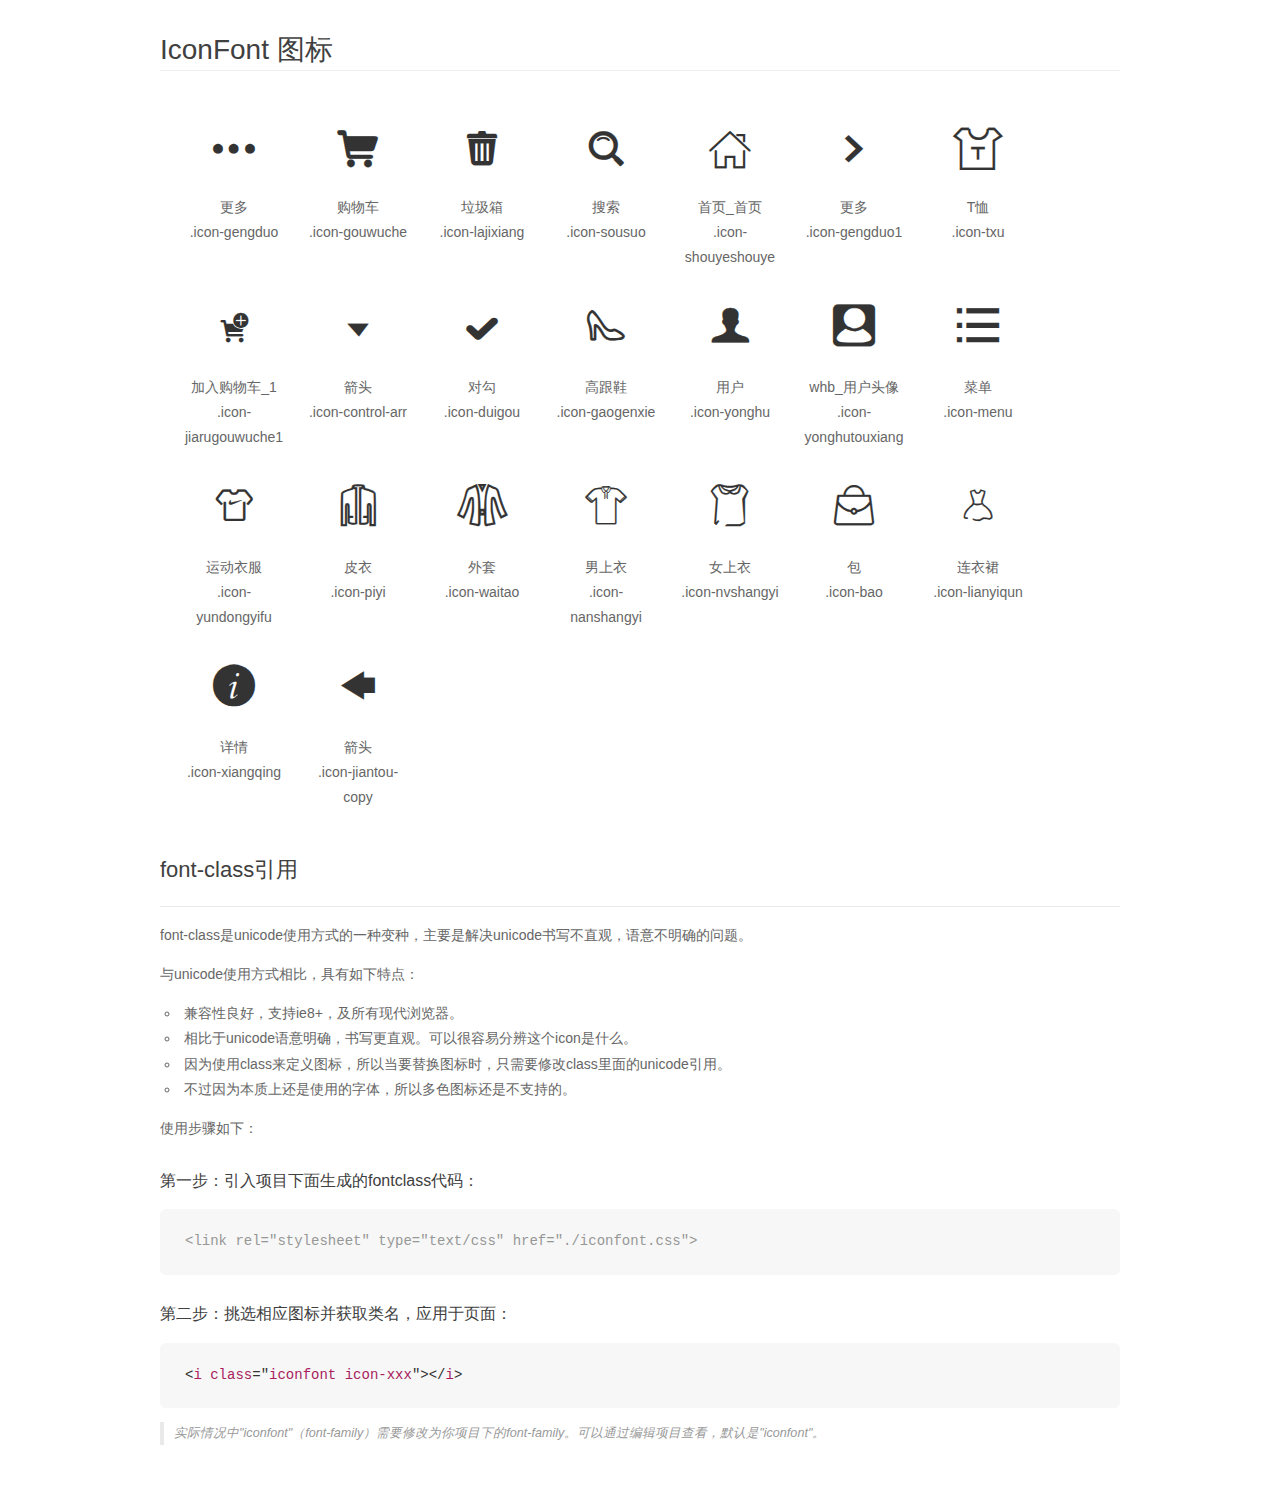
<file: css/demo_fontclass.html>
<!DOCTYPE html>
<html>
<head>
    <meta charset="utf-8"/>
    <title>IconFont</title>
    <link rel="stylesheet" href="demo.css">
    <link rel="stylesheet" href="iconfont.css">
</head>
<body>
    <div class="main markdown">
        <h1>IconFont 图标</h1>
        <ul class="icon_lists clear">
            
                <li>
                <i class="icon iconfont icon-gengduo"></i>
                    <div class="name">更多</div>
                    <div class="fontclass">.icon-gengduo</div>
                </li>
            
                <li>
                <i class="icon iconfont icon-gouwuche"></i>
                    <div class="name">购物车</div>
                    <div class="fontclass">.icon-gouwuche</div>
                </li>
            
                <li>
                <i class="icon iconfont icon-lajixiang"></i>
                    <div class="name">垃圾箱</div>
                    <div class="fontclass">.icon-lajixiang</div>
                </li>
            
                <li>
                <i class="icon iconfont icon-sousuo"></i>
                    <div class="name">搜索</div>
                    <div class="fontclass">.icon-sousuo</div>
                </li>
            
                <li>
                <i class="icon iconfont icon-shouyeshouye"></i>
                    <div class="name">首页_首页</div>
                    <div class="fontclass">.icon-shouyeshouye</div>
                </li>
            
                <li>
                <i class="icon iconfont icon-gengduo1"></i>
                    <div class="name">更多</div>
                    <div class="fontclass">.icon-gengduo1</div>
                </li>
            
                <li>
                <i class="icon iconfont icon-txu"></i>
                    <div class="name">T恤</div>
                    <div class="fontclass">.icon-txu</div>
                </li>
            
                <li>
                <i class="icon iconfont icon-jiarugouwuche1"></i>
                    <div class="name">加入购物车_1</div>
                    <div class="fontclass">.icon-jiarugouwuche1</div>
                </li>
            
                <li>
                <i class="icon iconfont icon-control-arr"></i>
                    <div class="name">箭头</div>
                    <div class="fontclass">.icon-control-arr</div>
                </li>
            
                <li>
                <i class="icon iconfont icon-duigou"></i>
                    <div class="name">对勾</div>
                    <div class="fontclass">.icon-duigou</div>
                </li>
            
                <li>
                <i class="icon iconfont icon-gaogenxie"></i>
                    <div class="name">高跟鞋</div>
                    <div class="fontclass">.icon-gaogenxie</div>
                </li>
            
                <li>
                <i class="icon iconfont icon-yonghu"></i>
                    <div class="name">用户</div>
                    <div class="fontclass">.icon-yonghu</div>
                </li>
            
                <li>
                <i class="icon iconfont icon-yonghutouxiang"></i>
                    <div class="name">whb_用户头像</div>
                    <div class="fontclass">.icon-yonghutouxiang</div>
                </li>
            
                <li>
                <i class="icon iconfont icon-menu"></i>
                    <div class="name">菜单</div>
                    <div class="fontclass">.icon-menu</div>
                </li>
            
                <li>
                <i class="icon iconfont icon-yundongyifu"></i>
                    <div class="name">运动衣服</div>
                    <div class="fontclass">.icon-yundongyifu</div>
                </li>
            
                <li>
                <i class="icon iconfont icon-piyi"></i>
                    <div class="name">皮衣</div>
                    <div class="fontclass">.icon-piyi</div>
                </li>
            
                <li>
                <i class="icon iconfont icon-waitao"></i>
                    <div class="name">外套</div>
                    <div class="fontclass">.icon-waitao</div>
                </li>
            
                <li>
                <i class="icon iconfont icon-nanshangyi"></i>
                    <div class="name">男上衣</div>
                    <div class="fontclass">.icon-nanshangyi</div>
                </li>
            
                <li>
                <i class="icon iconfont icon-nvshangyi"></i>
                    <div class="name">女上衣</div>
                    <div class="fontclass">.icon-nvshangyi</div>
                </li>
            
                <li>
                <i class="icon iconfont icon-bao"></i>
                    <div class="name">包</div>
                    <div class="fontclass">.icon-bao</div>
                </li>
            
                <li>
                <i class="icon iconfont icon-lianyiqun"></i>
                    <div class="name">连衣裙</div>
                    <div class="fontclass">.icon-lianyiqun</div>
                </li>
            
                <li>
                <i class="icon iconfont icon-xiangqing"></i>
                    <div class="name">详情</div>
                    <div class="fontclass">.icon-xiangqing</div>
                </li>
            
                <li>
                <i class="icon iconfont icon-jiantou-copy"></i>
                    <div class="name">箭头</div>
                    <div class="fontclass">.icon-jiantou-copy</div>
                </li>
            
        </ul>

        <h2 id="font-class-">font-class引用</h2>
        <hr>

        <p>font-class是unicode使用方式的一种变种，主要是解决unicode书写不直观，语意不明确的问题。</p>
        <p>与unicode使用方式相比，具有如下特点：</p>
        <ul>
        <li>兼容性良好，支持ie8+，及所有现代浏览器。</li>
        <li>相比于unicode语意明确，书写更直观。可以很容易分辨这个icon是什么。</li>
        <li>因为使用class来定义图标，所以当要替换图标时，只需要修改class里面的unicode引用。</li>
        <li>不过因为本质上还是使用的字体，所以多色图标还是不支持的。</li>
        </ul>
        <p>使用步骤如下：</p>
        <h3 id="-fontclass-">第一步：引入项目下面生成的fontclass代码：</h3>


        <pre><code class="lang-js hljs javascript"><span class="hljs-comment">&lt;link rel="stylesheet" type="text/css" href="./iconfont.css"&gt;</span></code></pre>
        <h3 id="-">第二步：挑选相应图标并获取类名，应用于页面：</h3>
        <pre><code class="lang-css hljs">&lt;<span class="hljs-selector-tag">i</span> <span class="hljs-selector-tag">class</span>="<span class="hljs-selector-tag">iconfont</span> <span class="hljs-selector-tag">icon-xxx</span>"&gt;&lt;/<span class="hljs-selector-tag">i</span>&gt;</code></pre>
        <blockquote>
        <p>实际情况中"iconfont"（font-family）需要修改为你项目下的font-family。可以通过编辑项目查看，默认是"iconfont"。</p>
        </blockquote>
    </div>
</body>
</html>
</file>
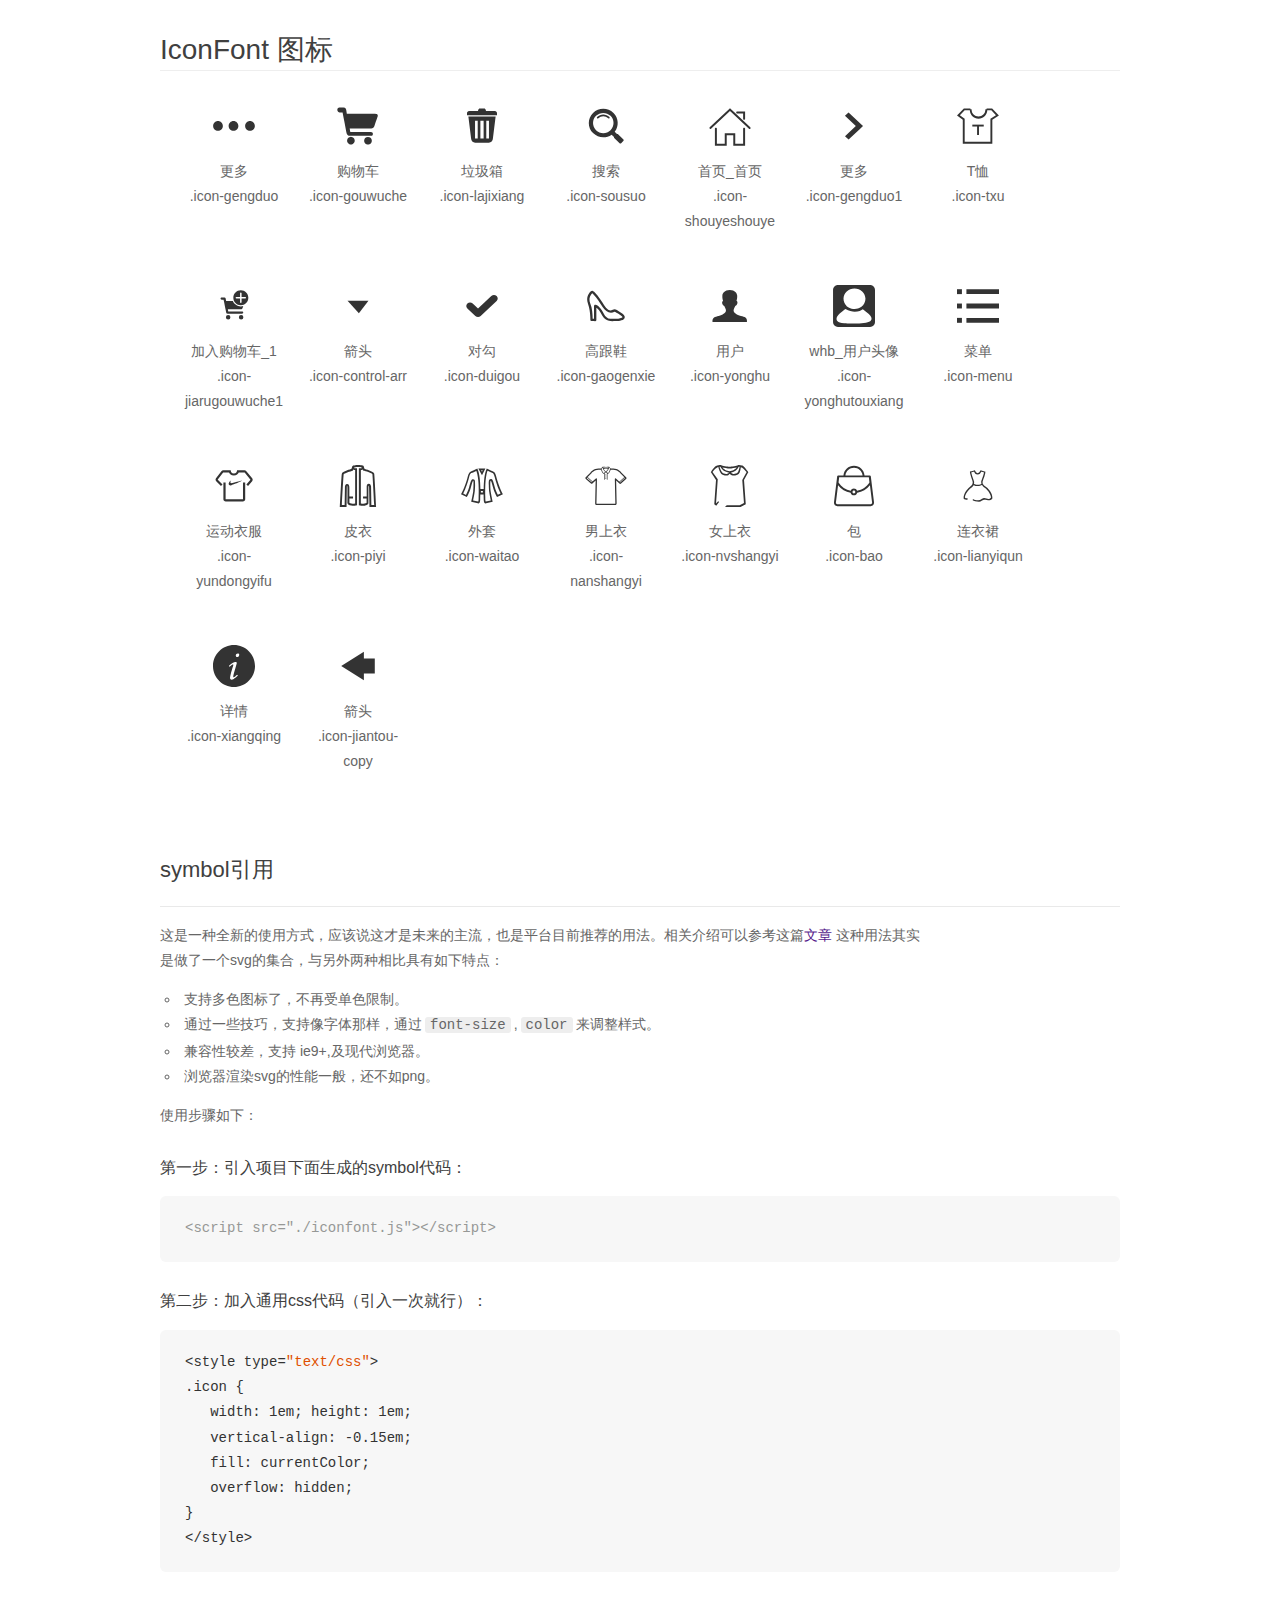
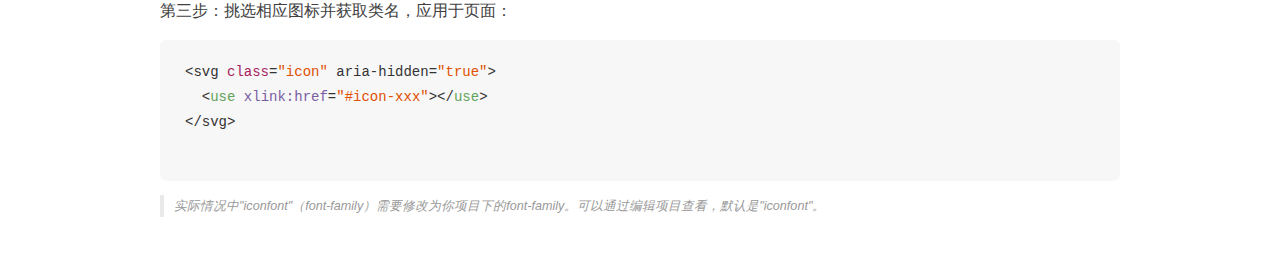
<file: css/demo_symbol.html>
<!DOCTYPE html>
<html>
<head>
    <meta charset="utf-8"/>
    <title>IconFont</title>
    <link rel="stylesheet" href="demo.css">
    <script src="iconfont.js"></script>

    <style type="text/css">
        .icon {
          /* 通过设置 font-size 来改变图标大小 */
          width: 1em; height: 1em;
          /* 图标和文字相邻时，垂直对齐 */
          vertical-align: -0.15em;
          /* 通过设置 color 来改变 SVG 的颜色/fill */
          fill: currentColor;
          /* path 和 stroke 溢出 viewBox 部分在 IE 下会显示
             normalize.css 中也包含这行 */
          overflow: hidden;
        }

    </style>
</head>
<body>
    <div class="main markdown">
        <h1>IconFont 图标</h1>
        <ul class="icon_lists clear">
            
                <li>
                    <svg class="icon" aria-hidden="true">
                        <use xlink:href="#icon-gengduo"></use>
                    </svg>
                    <div class="name">更多</div>
                    <div class="fontclass">.icon-gengduo</div>
                </li>
            
                <li>
                    <svg class="icon" aria-hidden="true">
                        <use xlink:href="#icon-gouwuche"></use>
                    </svg>
                    <div class="name">购物车</div>
                    <div class="fontclass">.icon-gouwuche</div>
                </li>
            
                <li>
                    <svg class="icon" aria-hidden="true">
                        <use xlink:href="#icon-lajixiang"></use>
                    </svg>
                    <div class="name">垃圾箱</div>
                    <div class="fontclass">.icon-lajixiang</div>
                </li>
            
                <li>
                    <svg class="icon" aria-hidden="true">
                        <use xlink:href="#icon-sousuo"></use>
                    </svg>
                    <div class="name">搜索</div>
                    <div class="fontclass">.icon-sousuo</div>
                </li>
            
                <li>
                    <svg class="icon" aria-hidden="true">
                        <use xlink:href="#icon-shouyeshouye"></use>
                    </svg>
                    <div class="name">首页_首页</div>
                    <div class="fontclass">.icon-shouyeshouye</div>
                </li>
            
                <li>
                    <svg class="icon" aria-hidden="true">
                        <use xlink:href="#icon-gengduo1"></use>
                    </svg>
                    <div class="name">更多</div>
                    <div class="fontclass">.icon-gengduo1</div>
                </li>
            
                <li>
                    <svg class="icon" aria-hidden="true">
                        <use xlink:href="#icon-txu"></use>
                    </svg>
                    <div class="name">T恤</div>
                    <div class="fontclass">.icon-txu</div>
                </li>
            
                <li>
                    <svg class="icon" aria-hidden="true">
                        <use xlink:href="#icon-jiarugouwuche1"></use>
                    </svg>
                    <div class="name">加入购物车_1</div>
                    <div class="fontclass">.icon-jiarugouwuche1</div>
                </li>
            
                <li>
                    <svg class="icon" aria-hidden="true">
                        <use xlink:href="#icon-control-arr"></use>
                    </svg>
                    <div class="name">箭头</div>
                    <div class="fontclass">.icon-control-arr</div>
                </li>
            
                <li>
                    <svg class="icon" aria-hidden="true">
                        <use xlink:href="#icon-duigou"></use>
                    </svg>
                    <div class="name">对勾</div>
                    <div class="fontclass">.icon-duigou</div>
                </li>
            
                <li>
                    <svg class="icon" aria-hidden="true">
                        <use xlink:href="#icon-gaogenxie"></use>
                    </svg>
                    <div class="name">高跟鞋</div>
                    <div class="fontclass">.icon-gaogenxie</div>
                </li>
            
                <li>
                    <svg class="icon" aria-hidden="true">
                        <use xlink:href="#icon-yonghu"></use>
                    </svg>
                    <div class="name">用户</div>
                    <div class="fontclass">.icon-yonghu</div>
                </li>
            
                <li>
                    <svg class="icon" aria-hidden="true">
                        <use xlink:href="#icon-yonghutouxiang"></use>
                    </svg>
                    <div class="name">whb_用户头像</div>
                    <div class="fontclass">.icon-yonghutouxiang</div>
                </li>
            
                <li>
                    <svg class="icon" aria-hidden="true">
                        <use xlink:href="#icon-menu"></use>
                    </svg>
                    <div class="name">菜单</div>
                    <div class="fontclass">.icon-menu</div>
                </li>
            
                <li>
                    <svg class="icon" aria-hidden="true">
                        <use xlink:href="#icon-yundongyifu"></use>
                    </svg>
                    <div class="name">运动衣服</div>
                    <div class="fontclass">.icon-yundongyifu</div>
                </li>
            
                <li>
                    <svg class="icon" aria-hidden="true">
                        <use xlink:href="#icon-piyi"></use>
                    </svg>
                    <div class="name">皮衣</div>
                    <div class="fontclass">.icon-piyi</div>
                </li>
            
                <li>
                    <svg class="icon" aria-hidden="true">
                        <use xlink:href="#icon-waitao"></use>
                    </svg>
                    <div class="name">外套</div>
                    <div class="fontclass">.icon-waitao</div>
                </li>
            
                <li>
                    <svg class="icon" aria-hidden="true">
                        <use xlink:href="#icon-nanshangyi"></use>
                    </svg>
                    <div class="name">男上衣</div>
                    <div class="fontclass">.icon-nanshangyi</div>
                </li>
            
                <li>
                    <svg class="icon" aria-hidden="true">
                        <use xlink:href="#icon-nvshangyi"></use>
                    </svg>
                    <div class="name">女上衣</div>
                    <div class="fontclass">.icon-nvshangyi</div>
                </li>
            
                <li>
                    <svg class="icon" aria-hidden="true">
                        <use xlink:href="#icon-bao"></use>
                    </svg>
                    <div class="name">包</div>
                    <div class="fontclass">.icon-bao</div>
                </li>
            
                <li>
                    <svg class="icon" aria-hidden="true">
                        <use xlink:href="#icon-lianyiqun"></use>
                    </svg>
                    <div class="name">连衣裙</div>
                    <div class="fontclass">.icon-lianyiqun</div>
                </li>
            
                <li>
                    <svg class="icon" aria-hidden="true">
                        <use xlink:href="#icon-xiangqing"></use>
                    </svg>
                    <div class="name">详情</div>
                    <div class="fontclass">.icon-xiangqing</div>
                </li>
            
                <li>
                    <svg class="icon" aria-hidden="true">
                        <use xlink:href="#icon-jiantou-copy"></use>
                    </svg>
                    <div class="name">箭头</div>
                    <div class="fontclass">.icon-jiantou-copy</div>
                </li>
            
        </ul>


        <h2 id="symbol-">symbol引用</h2>
        <hr>

        <p>这是一种全新的使用方式，应该说这才是未来的主流，也是平台目前推荐的用法。相关介绍可以参考这篇<a href="">文章</a>
        这种用法其实是做了一个svg的集合，与另外两种相比具有如下特点：</p>
        <ul>
          <li>支持多色图标了，不再受单色限制。</li>
          <li>通过一些技巧，支持像字体那样，通过<code>font-size</code>,<code>color</code>来调整样式。</li>
          <li>兼容性较差，支持 ie9+,及现代浏览器。</li>
          <li>浏览器渲染svg的性能一般，还不如png。</li>
        </ul>
        <p>使用步骤如下：</p>
        <h3 id="-symbol-">第一步：引入项目下面生成的symbol代码：</h3>
        <pre><code class="lang-js hljs javascript"><span class="hljs-comment">&lt;script src="./iconfont.js"&gt;&lt;/script&gt;</span></code></pre>
        <h3 id="-css-">第二步：加入通用css代码（引入一次就行）：</h3>
        <pre><code class="lang-js hljs javascript">&lt;style type=<span class="hljs-string">"text/css"</span>&gt;
.icon {
   width: <span class="hljs-number">1</span>em; height: <span class="hljs-number">1</span>em;
   vertical-align: <span class="hljs-number">-0.15</span>em;
   fill: currentColor;
   overflow: hidden;
}
&lt;<span class="hljs-regexp">/style&gt;</span></code></pre>
        <h3 id="-">第三步：挑选相应图标并获取类名，应用于页面：</h3>
        <pre><code class="lang-js hljs javascript">&lt;svg <span class="hljs-class"><span class="hljs-keyword">class</span></span>=<span class="hljs-string">"icon"</span> aria-hidden=<span class="hljs-string">"true"</span>&gt;<span class="xml"><span class="hljs-tag">
  &lt;<span class="hljs-name">use</span> <span class="hljs-attr">xlink:href</span>=<span class="hljs-string">"#icon-xxx"</span>&gt;</span><span class="hljs-tag">&lt;/<span class="hljs-name">use</span>&gt;</span>
</span>&lt;<span class="hljs-regexp">/svg&gt;
        </span></code></pre>
        <blockquote>
        <p>实际情况中"iconfont"（font-family）需要修改为你项目下的font-family。可以通过编辑项目查看，默认是"iconfont"。</p>
        </blockquote>
    </div>
</body>
</html>
</file>
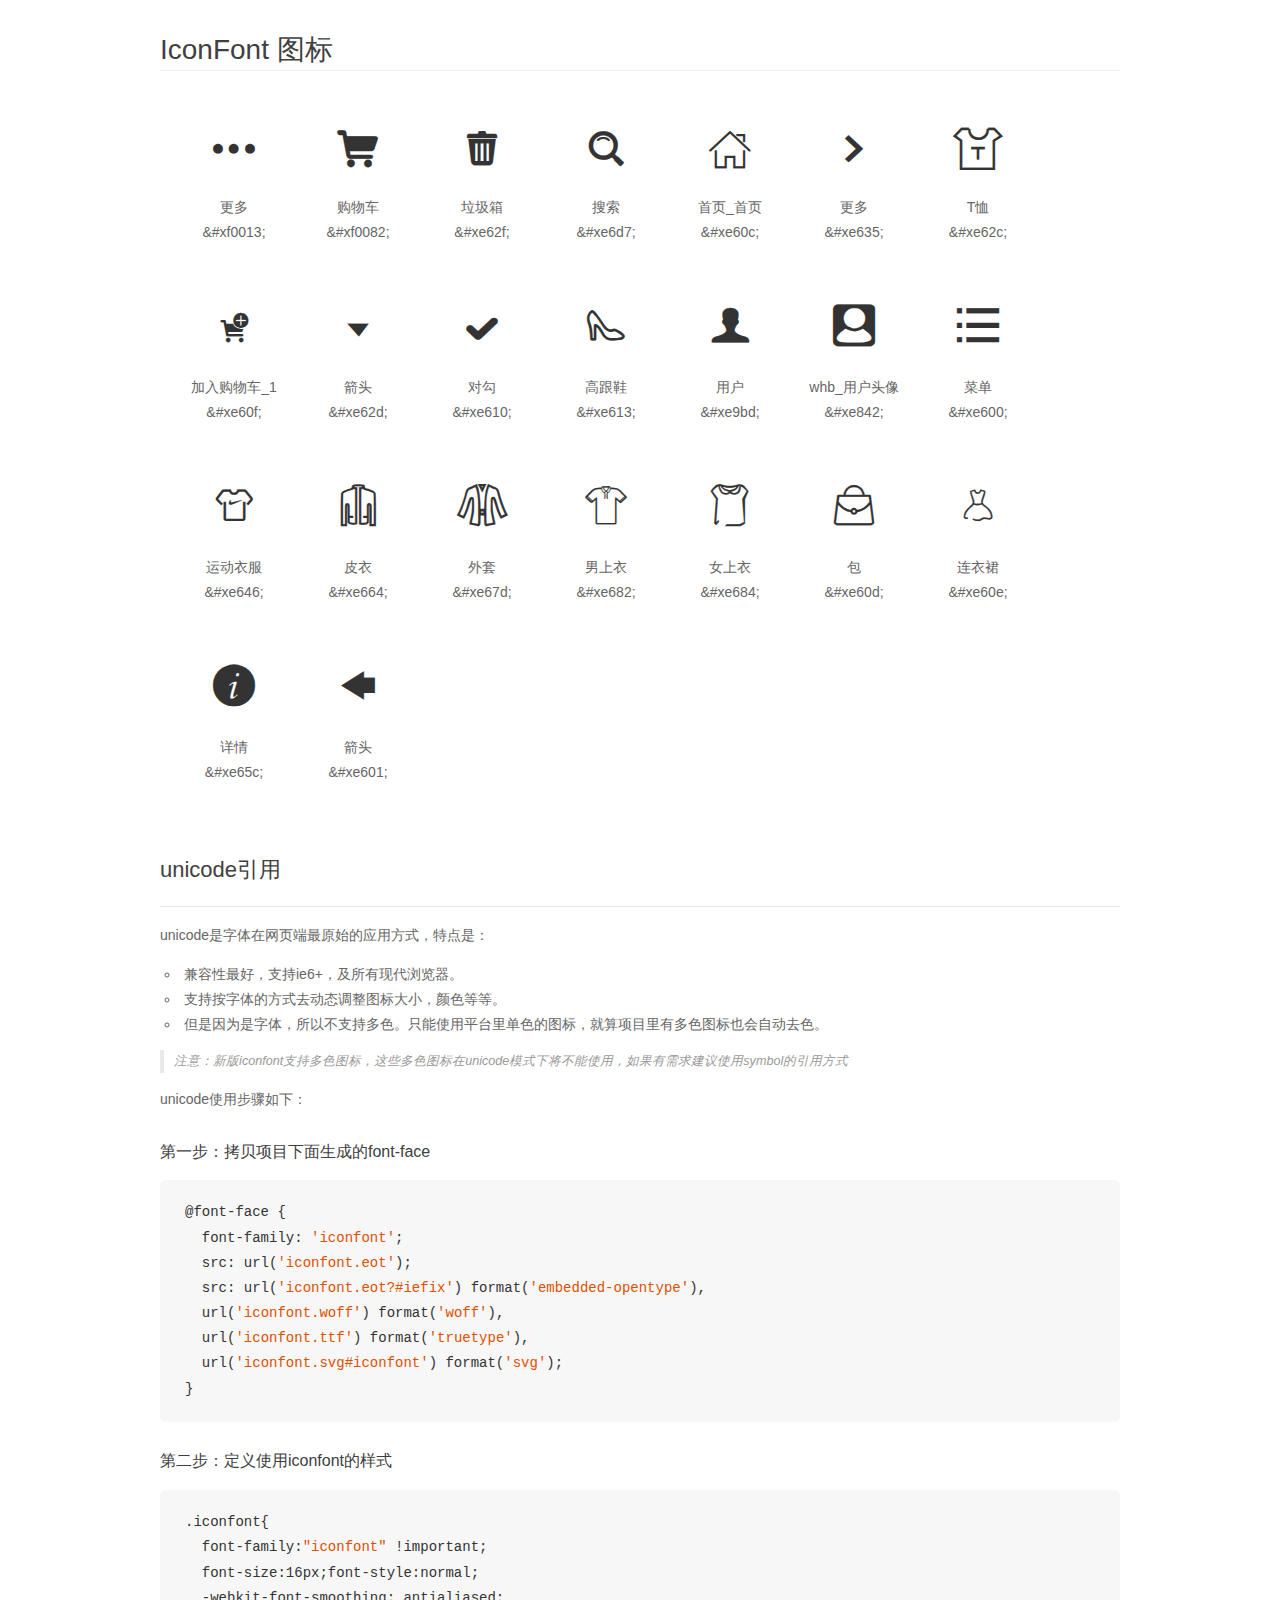
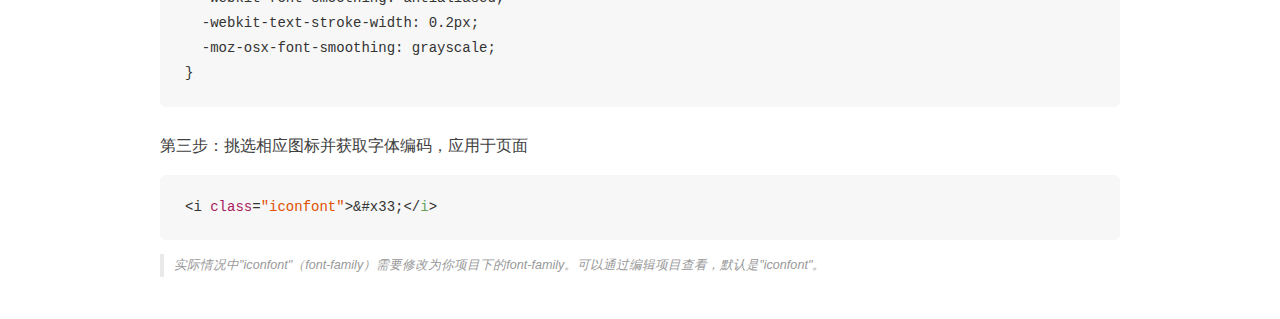
<file: css/demo_unicode.html>
<!DOCTYPE html>
<html>
<head>
    <meta charset="utf-8"/>
    <title>IconFont</title>
    <link rel="stylesheet" href="demo.css">

    <style type="text/css">

        @font-face {font-family: "iconfont";
          src: url('iconfont.eot'); /* IE9*/
          src: url('iconfont.eot#iefix') format('embedded-opentype'), /* IE6-IE8 */
          url('iconfont.woff') format('woff'), /* chrome, firefox */
          url('iconfont.ttf') format('truetype'), /* chrome, firefox, opera, Safari, Android, iOS 4.2+*/
          url('iconfont.svg#iconfont') format('svg'); /* iOS 4.1- */
        }

        .iconfont {
          font-family:"iconfont" !important;
          font-size:16px;
          font-style:normal;
          -webkit-font-smoothing: antialiased;
          -webkit-text-stroke-width: 0.2px;
          -moz-osx-font-smoothing: grayscale;
        }

    </style>
</head>
<body>
    <div class="main markdown">
        <h1>IconFont 图标</h1>
        <ul class="icon_lists clear">
            
                <li>
                <i class="icon iconfont">&#xf0013;</i>
                    <div class="name">更多</div>
                    <div class="code">&amp;#xf0013;</div>
                </li>
            
                <li>
                <i class="icon iconfont">&#xf0082;</i>
                    <div class="name">购物车</div>
                    <div class="code">&amp;#xf0082;</div>
                </li>
            
                <li>
                <i class="icon iconfont">&#xe62f;</i>
                    <div class="name">垃圾箱</div>
                    <div class="code">&amp;#xe62f;</div>
                </li>
            
                <li>
                <i class="icon iconfont">&#xe6d7;</i>
                    <div class="name">搜索</div>
                    <div class="code">&amp;#xe6d7;</div>
                </li>
            
                <li>
                <i class="icon iconfont">&#xe60c;</i>
                    <div class="name">首页_首页</div>
                    <div class="code">&amp;#xe60c;</div>
                </li>
            
                <li>
                <i class="icon iconfont">&#xe635;</i>
                    <div class="name">更多</div>
                    <div class="code">&amp;#xe635;</div>
                </li>
            
                <li>
                <i class="icon iconfont">&#xe62c;</i>
                    <div class="name">T恤</div>
                    <div class="code">&amp;#xe62c;</div>
                </li>
            
                <li>
                <i class="icon iconfont">&#xe60f;</i>
                    <div class="name">加入购物车_1</div>
                    <div class="code">&amp;#xe60f;</div>
                </li>
            
                <li>
                <i class="icon iconfont">&#xe62d;</i>
                    <div class="name">箭头</div>
                    <div class="code">&amp;#xe62d;</div>
                </li>
            
                <li>
                <i class="icon iconfont">&#xe610;</i>
                    <div class="name">对勾</div>
                    <div class="code">&amp;#xe610;</div>
                </li>
            
                <li>
                <i class="icon iconfont">&#xe613;</i>
                    <div class="name">高跟鞋</div>
                    <div class="code">&amp;#xe613;</div>
                </li>
            
                <li>
                <i class="icon iconfont">&#xe9bd;</i>
                    <div class="name">用户</div>
                    <div class="code">&amp;#xe9bd;</div>
                </li>
            
                <li>
                <i class="icon iconfont">&#xe842;</i>
                    <div class="name">whb_用户头像</div>
                    <div class="code">&amp;#xe842;</div>
                </li>
            
                <li>
                <i class="icon iconfont">&#xe600;</i>
                    <div class="name">菜单</div>
                    <div class="code">&amp;#xe600;</div>
                </li>
            
                <li>
                <i class="icon iconfont">&#xe646;</i>
                    <div class="name">运动衣服</div>
                    <div class="code">&amp;#xe646;</div>
                </li>
            
                <li>
                <i class="icon iconfont">&#xe664;</i>
                    <div class="name">皮衣</div>
                    <div class="code">&amp;#xe664;</div>
                </li>
            
                <li>
                <i class="icon iconfont">&#xe67d;</i>
                    <div class="name">外套</div>
                    <div class="code">&amp;#xe67d;</div>
                </li>
            
                <li>
                <i class="icon iconfont">&#xe682;</i>
                    <div class="name">男上衣</div>
                    <div class="code">&amp;#xe682;</div>
                </li>
            
                <li>
                <i class="icon iconfont">&#xe684;</i>
                    <div class="name">女上衣</div>
                    <div class="code">&amp;#xe684;</div>
                </li>
            
                <li>
                <i class="icon iconfont">&#xe60d;</i>
                    <div class="name">包</div>
                    <div class="code">&amp;#xe60d;</div>
                </li>
            
                <li>
                <i class="icon iconfont">&#xe60e;</i>
                    <div class="name">连衣裙</div>
                    <div class="code">&amp;#xe60e;</div>
                </li>
            
                <li>
                <i class="icon iconfont">&#xe65c;</i>
                    <div class="name">详情</div>
                    <div class="code">&amp;#xe65c;</div>
                </li>
            
                <li>
                <i class="icon iconfont">&#xe601;</i>
                    <div class="name">箭头</div>
                    <div class="code">&amp;#xe601;</div>
                </li>
            
        </ul>
        <h2 id="unicode-">unicode引用</h2>
        <hr>

        <p>unicode是字体在网页端最原始的应用方式，特点是：</p>
        <ul>
        <li>兼容性最好，支持ie6+，及所有现代浏览器。</li>
        <li>支持按字体的方式去动态调整图标大小，颜色等等。</li>
        <li>但是因为是字体，所以不支持多色。只能使用平台里单色的图标，就算项目里有多色图标也会自动去色。</li>
        </ul>
        <blockquote>
        <p>注意：新版iconfont支持多色图标，这些多色图标在unicode模式下将不能使用，如果有需求建议使用symbol的引用方式</p>
        </blockquote>
        <p>unicode使用步骤如下：</p>
        <h3 id="-font-face">第一步：拷贝项目下面生成的font-face</h3>
        <pre><code class="lang-js hljs javascript">@font-face {
  font-family: <span class="hljs-string">'iconfont'</span>;
  src: url(<span class="hljs-string">'iconfont.eot'</span>);
  src: url(<span class="hljs-string">'iconfont.eot?#iefix'</span>) format(<span class="hljs-string">'embedded-opentype'</span>),
  url(<span class="hljs-string">'iconfont.woff'</span>) format(<span class="hljs-string">'woff'</span>),
  url(<span class="hljs-string">'iconfont.ttf'</span>) format(<span class="hljs-string">'truetype'</span>),
  url(<span class="hljs-string">'iconfont.svg#iconfont'</span>) format(<span class="hljs-string">'svg'</span>);
}
</code></pre>
        <h3 id="-iconfont-">第二步：定义使用iconfont的样式</h3>
        <pre><code class="lang-js hljs javascript">.iconfont{
  font-family:<span class="hljs-string">"iconfont"</span> !important;
  font-size:<span class="hljs-number">16</span>px;font-style:normal;
  -webkit-font-smoothing: antialiased;
  -webkit-text-stroke-width: <span class="hljs-number">0.2</span>px;
  -moz-osx-font-smoothing: grayscale;
}
</code></pre>
        <h3 id="-">第三步：挑选相应图标并获取字体编码，应用于页面</h3>
        <pre><code class="lang-js hljs javascript">&lt;i <span class="hljs-class"><span class="hljs-keyword">class</span></span>=<span class="hljs-string">"iconfont"</span>&gt;&amp;#x33;<span class="xml"><span class="hljs-tag">&lt;/<span class="hljs-name">i</span>&gt;</span></span></code></pre>

        <blockquote>
        <p>实际情况中"iconfont"（font-family）需要修改为你项目下的font-family。可以通过编辑项目查看，默认是"iconfont"。</p>
        </blockquote>
    </div>


</body>
</html>
</file>
<file: css/cart.css>
main{
	display: flex;
    -overflow: hidden;
    position: relative;
    flex-direction: column;
	flex: 1;
}
nav{
	height: 0.88rem;
	width: 100%;
	line-height: 0.88rem;
	color: #fff;
	background: #747474;
	display: flex;
	flex-direction: row;
	font-weight: bold;
	justify-content: center;
}
nav p{
	-margin-right: 5px;
}
.zhe,.shul{
	padding: 0 0.1rem;
}
/* section {
	width:100%;
    overflow: hidden;
    display:flex;
    flex-wrap:wrap;
}
article.content {
    display:flex;
    flex-wrap:wrap;
    padding: 20px;
} */
section{
	display: flex;
	flex: 1;
	overflow: hidden;
	position: relative;
}
article{
    display:flex;
    flex-wrap:wrap;
    position: absolute;
    width: 100%;
    -height: 100%;
}
.items{
    padding:0.2rem;
    position: relative;
    height: 1.8rem;
    border-bottom: 0.01rem solid #ccc;
}
.items img{
	height: 1.7rem;
	width: 1.7rem;
	border: 0.01rem solid #ccc;
	float: left;
}
.items p{
	-line-height: 35px;
	width: 46%;
	float: left;
	margin-top: 0.15rem;
	margin-left: 0.1rem;
}
.items .qian{
	color: #ad1b1b;
}
.items .scbtn{
	position: absolute;
	top: 0.2rem;
	width: 0.4rem;
	right: 0.14rem;
	text-align: right;
	font-size: 0.3rem;
}
.jian_btn,.add_btn{
	padding: 8px;
	color: #fff;
	background: #a0a0a0;
}
.items p span{
	border-radius: 3px;
	margin-left: 4px;
}
.number{
	padding: 8px 10px;
	color: #ccc;
	border: 1px solid #ccc;
}
.xq_box p{
	position: relative;
}
.xq_box .dcart{
	line-height: 0.25rem !important;
	background: #b72323;
	border-radius: 50%;
	position: absolute;
	left: 0.1rem;
	font-size: 0.24rem;
	width: 0.25rem;
	height: 0.25rem;
	text-align: center;
}
/*  */
/* article.content:before,article.content:after{
	width: 100%;
	height: 30px;
	line-height: 30px;
	background: #ccc;
	color: #f00;
	text-align: center;
}
article.content:after{
	content: "加载中。。。";
	bottom: -30px;
	position: absolute;
	text-align: center;
}
article.content:before{
	content: "加载中。。。";
	top: -30px;
	position: absolute;
	text-align: center;
} */
</file>
<file: css/common.css>
html,body {height:100%}
body{
    display:flex;
    position:relative;
    flex-direction:column;
    margin:0;
    font-size: 0.24rem;
}
header{
	height: 0.8rem;
	-line-height: 50px;
	background: #a90506;
	color: #fff;
	justify-content: center;
	display: flex;
	align-items: center;
    position: relative;
}
header h1{
	font-size: 0.37rem;
}
footer{
    height: 1rem;
	-line-height: 50px;
	background: #484850;
	color: #fff;
	justify-content: center;
	display: flex;
	align-items: center;
    position: relative;
}
.xq_box{
	display: flex;
	flex-direction: column;
	flex: 1;
	justify-content: center;
	font-weight: bold;
	-height: 80px;
	-line-height: 35px;
	align-items: center;
	font-size: 0.3rem;	
}
/* .xq_box:hover{
	border-top: 3px solid #f00;
} */
.x_tit{
	-padding: 0.05rem 0.1rem;
	text-align: center;
	color: #fff;
	border-radius: 0.05rem;
	background: #a90506;
	position: absolute;
	right: 0.2rem;
	border: 0.01rem solid #ccc;
	width: 0.6rem;
	height: 0.4rem;
	line-height: 0.4rem;
	top: 0.2rem;
}
div,p,ul,li{
	margin: 0;
	padding: 0;
}
@font-face {
  font-family: 'iconfont';
  src: url('iconfont.eot');
  src: url('iconfont.eot?#iefix') format('embedded-opentype'),
  url('iconfont.woff') format('woff'),
  url('iconfont.ttf') format('truetype'),
  url('iconfont.svg#iconfont') format('svg');
}
.iconfont{
  font-family:"iconfont" !important;
  font-size:16px;font-style:normal;
  -webkit-font-smoothing: antialiased;
  -webkit-text-stroke-width: 0.2px;
  -moz-osx-font-smoothing: grayscale;
}
.icon-nav{
	color: #fff;
	font-size: 0.35rem;
}
.icon-cart{
	font-size: 0.24rem;
}
input{
	outline: none;
}
</file>
<file: css/index1.css>
main{
	display: flex;
    -overflow: hidden;
    position: relative;
    flex-direction: column;
	flex: 1;
}
nav{
	height: 0.78rem;
	width: 100%;
	-line-height: 60px;
	color: #fff;
	background: #747474;
	display: flex;
	flex-direction: row;
	font-weight: bold;
	justify-content: center;
	-position: relative;
}
.seach{
	width: 90%;
	margin: auto;
	height: 0.55rem;
	background: #fff;
	border-radius: 20px;
	-line-height: 0.1rem;
	display: flex;
	position: relative;
}
.seach_btn{
	width: 0.5rem;
	height: 0.5rem;
	line-height: 0.5rem;
	text-align: right;
}
.seach_btn .icon-seach{
	color: #ccc;
	font-size: 0.3rem;
}
.seach_ipt{
	height: 0.55rem;
}
.seach_ipt input{
	border: 0;
	-height: 99%;
	height: 0.55rem;
	padding: 0;
	margin: 0;
	line-height: 0.55rem;
	text-indent: 0.2rem;
	font-size: 0.2rem;
}
.swiper-container{
	height: 3.5rem;
	width: 100%;
	-background: #f00;
}
.swiper-container img{
	width: 100%;
	height: 100%;
}
section{
	display: flex;
	flex: 1;
	overflow: hidden;
	position: relative;
}
article{
    display:flex;
    flex-wrap:wrap;
    position: absolute;
    width: 100%;
    -height: 100%;
}
.listitem .item img{
	width: 1.7rem;
	height: 1.7rem;
	border: 0.01rem solid #ccc;
	-float: left;
}
.listitem{
	width: 100%;
	display: flex;
	flex-direction: column;
}
.item{
	padding: 0.2rem;
	border-bottom: 0.01rem solid #ccc;
	display: flex;
	-flex-wrap: wrap;
	flex-direction:row;
	flex: 1; 
}
.item p{
	line-height: 0.4rem;
	-width: 100%;
	font-size: 0.24rem;
}
.box-list{
	margin-left: 0.1rem;
	position: relative;
	width: 100%;
}
.box-list .incart{
	position: absolute;
	right: 0.1rem;
	bottom: 0.1rem;
	text-align: right;
	color: #fff;
	background: #da1c58;
	font-size: 0.56rem;
	padding: 0.01rem 0.16rem;
	border-radius: 0.1rem;
}
article.content:before,article.content:after{
	width: 100%;
	height: 30px;
	line-height: 30px;
	-background: #ccc;
	color: #f00;
	text-align: center;
}
article.content:after{
	content: "加载中。。。";
	bottom: -30px;
	position: absolute;
	text-align: center;
}
article.content:before{
	content: "加载中。。。";
	top: -30px;
	position: absolute;
	text-align: center;
}
.modal-seach{
	-width: 100%;
	-height: 100%;
	background: rgba(255,255,255,1);
	display: none;
}
.seach-tit{
	width: 100%;
	-background: #f0f;
	-border-bottom: 2px solid #920202;
	color: #920202;
	font-size: 20px;
	text-align: center;
	-padding: 30px 0;
}
nav .seabox{
	position: absolute;
	-width: 100%;
	top: 100%;
	right: 0;
	left: 0;
	margin: auto;
	-background: rgba(255,255,255,0.7);
	z-index: 100;
	border-radius: 0.2rem;
	background: #fff;
	line-height: 0.1rem;
}
nav .sea-list{
	padding: 0 0.2rem;
	line-height: 0.3rem;
	color: #000;
	padding-top: 0.1rem;
	padding-bottom: 0.1rem;
	font-size: 0.24rem;
}
.indbtn{
	position: absolute;
	right: 0.3rem;
	color: #000;
}
.indbtn i{
	font-size: 0.3rem;
	line-height: 0.55rem;
}
</file>
<file: css/mexiu.css>
main{
	flex: 1;
}
.me_box{
	display: flex;
    -justify-content:center;
    width: 90%;
    margin: 0 auto;
    margin-top: 0.5rem;
    -align-items: center;
}
/* .meimg{
	width: 120px;
	height: 120px;
	background: #ccc;
	border-radius: 10px;
} */
.memz p{
	line-height: 0.5rem;
	margin-left: 0.2rem;
    font-size: 0.3rem;
}
.mebox2{
	border-radius: 0.1rem;
	border: 0.01rem solid #484850;
}
ul,li{
	list-style: none;
	padding: 0;
	margin: 0;
	width: 100%;
}
.mebox2 li{
	line-height: 0.8rem;
	border-bottom: 0.01rem solid #484850;
	text-indent: 1rem;
    color: #484850;
}
.modal{
	position: fixed;
    top: 0;
	width: 100%;
	height: 100%;
    display: none;
    z-index: 1000;
    -background: #fff;
}
.modal-bg{
	width: 100%;
    height: 100%;
    background-color: #333;
    opacity: 0.6;
    filter: alpha(opacity=60);
    -display: none;
}
.modal_con{
	position: absolute;
    top: 0;
    left: 0;
    bottom: 0;
    right: 0;
    width: 80%;
    height: 40%;
    margin: auto;
    border-radius: 0.1rem;
    background-color: #fff;
}
.modalclose{
	position: absolute;
    right: 0.1rem;
    top: 0.1rem;
    width: 0.2rem;
    height: 0.2rem;
    color: #BBB;
    font-size: 0.3rem;
    font-weight: bold;
    line-height: 0.2rem;
    text-align: center;
    cursor: pointer;
}
.modalcon{
	padding: 0.25rem;
}
.modalcon p{
	border-bottom: 0.01rem solid #ccc;
	line-height: 0.2rem;
	text-align: center;
	font-size: 0.24rem;
	padding-bottom: 0.12rem;
}
.modalbox{
	display: flex;
	flex-direction: row;
}
.modal_box{
	padding: 0.2rem;
	display: flex;
    justify-content:center;
    width: 90%;
    margin: 0 auto;
    margin-top: 0.4rem;
    align-items: center;
}
.icon-ren{
    font-size: 1.5rem;
    color: #484850;
}
.icon-me{
    color: #484850;
    font-size: 24px;
    float: right;
    margin-right: 25px;
}
</file>
<file: css/register.css>
html,body{
	height: 100%;
	margin: 0;
    padding: 0;
}
/* h1,p,input,div,label{
    padding: 0;
    margin: 0;
} */
body{
	display: flex;
    -margin: 0;
	flex-direction: column;
}
header{
	height: 80px;
	-line-height: 50px;
	background: #a90506;
	color: #fff;
	justify-content: center;
	display: flex;
	align-items: center;
    position: relative;
}
header p{
    position: absolute;
    left: 0.2rem;
    width: 0.4rem;
    height: 0.4rem;
    line-height: 0.4rem;
    top: 0.2rem;
}
main{
	background: #f3eff0;
	display: flex;
    overflow: hidden;
    flex: 1;
    flex-direction: column;
}
.reg{
    display: flex;
    justify-content:center;
    background: #fff;
    height: 0.8rem;
    width: 90%;
    margin: 0 auto;
    margin-top: 0.2rem;
    align-items: center;
    border-radius: 0.1rem;
}
.reg p{
    width: 90%;
    line-height: 0.5rem;
}
input{
    border: 0;
    width: 65%;
    height: 0.3rem;
    font-size: 0.24rem;
}
.btn{
    background: #d5090a;
    color: #fff;
    margin-top: 1rem;
    border-radius: 0.1rem;
    font-size: 0.3rem;
}
header .icon-rtun{
    color: #fff;
    font-size: 0.3rem;
}
</file>
<file: css/xq.css>
article.content:before,article.content:after{
	width: 100%;
	height: 0.3rem;
	line-height: 0.3rem;
	-background: #ccc;
	color: #f00;
	text-align: center;
}
article.content:after{
	content: "加载中。。。";
	bottom: -0.3rem;
	position: absolute;
}
article.content:before{
	content: "加载中。。。";
	top: -0.3rem;
	position: absolute;
}
h1{
    margin:0
}
nav{
    background:#666;
    height:0.55rem;
    line-height: 0.55rem;
    position: relative;
    z-index: 11;
}
.swiper-container{
	height: 100%;
}
nav a{
	height: 100%;
	display: block;
	text-decoration: none;
    text-align:center;
    display:block;
    height:100%;
    color:#fff;
}
main{
    flex:1;
}
a.active{
    background:#555;
    color:#fff;
    position:relative;
}

a.active:before{
    content:"";
    left:0;
    right:0;
    position:absolute;
    margin:auto;
    bottom:0;
    width:0;
    height:0;
    border:0.06rem solid transparent;
    border-bottom-color:#fff;
}

main {
    display:flex;
    flex-direction:column;
    position: relative;
}
section {
	width:100%;
    position: absolute;
    top: 0.35rem;
    bottom: 0px;
    overflow: hidden;
}
article.content {
    display:flex;
    flex-wrap:wrap;
    background: #f3f4f6;
    justify-content: center;
}

.item{
    -box-sizing:border-box;
    -flex-basis:50%;
    padding:0 0.2rem;
    padding-top: 0.15rem;
    width: 2.4rem;
    -background: #fff;  
}
.item h3{
    width: 100%;
    font-size: 0.3rem;
    overflow: hidden;
    white-space: nowrap;
    text-overflow: ellipsis;
}
.item img{
    width:100%;
    height: 2.4rem;
    border: 0.05rem solid #fff;
    box-shadow: 0 0 0.04rem 0.02rem #ccc;
}
.price{
    color: #d51113;
    position: relative;
}
.price span{
    color: #484850;
    position: absolute;
    right: 10px;
    text-decoration: line-through;
}
</file>
<file: css/iconfont.css>
@font-face {font-family: "iconfont";
  src: url('iconfont.eot?t=1477927200782'); /* IE9*/
  src: url('iconfont.eot?t=1477927200782#iefix') format('embedded-opentype'), /* IE6-IE8 */
  url('iconfont.woff?t=1477927200782') format('woff'), /* chrome, firefox */
  url('iconfont.ttf?t=1477927200782') format('truetype'), /* chrome, firefox, opera, Safari, Android, iOS 4.2+*/
  url('iconfont.svg?t=1477927200782#iconfont') format('svg'); /* iOS 4.1- */
}

.iconfont {
  font-family:"iconfont" !important;
  font-size:16px;
  font-style:normal;
  -webkit-font-smoothing: antialiased;
  -webkit-text-stroke-width: 0.2px;
  -moz-osx-font-smoothing: grayscale;
}

.icon-gengduo:before { content: "\f0013"; }

.icon-gouwuche:before { content: "\f0082"; }

.icon-lajixiang:before { content: "\e62f"; }

.icon-sousuo:before { content: "\e6d7"; }

.icon-shouyeshouye:before { content: "\e60c"; }

.icon-gengduo1:before { content: "\e635"; }

.icon-txu:before { content: "\e62c"; }

.icon-jiarugouwuche1:before { content: "\e60f"; }

.icon-control-arr:before { content: "\e62d"; }

.icon-duigou:before { content: "\e610"; }

.icon-gaogenxie:before { content: "\e613"; }

.icon-yonghu:before { content: "\e9bd"; }

.icon-yonghutouxiang:before { content: "\e842"; }

.icon-menu:before { content: "\e600"; }

.icon-yundongyifu:before { content: "\e646"; }

.icon-piyi:before { content: "\e664"; }

.icon-waitao:before { content: "\e67d"; }

.icon-nanshangyi:before { content: "\e682"; }

.icon-nvshangyi:before { content: "\e684"; }

.icon-bao:before { content: "\e60d"; }

.icon-lianyiqun:before { content: "\e60e"; }

.icon-xiangqing:before { content: "\e65c"; }

.icon-jiantou-copy:before { content: "\e601"; }
</file>
<file: css/xqy.css>
h1{
    margin:0
}
.swiper-container{
	height: 100%;
}
main{
    flex:1;
}
main {
    display:flex;
    flex-direction:column;
    position: relative;
    background: #f3eff0;
}
nav{
    width: 100%;
    -height: 50%;
}
nav img{
    width: 100%;
    height: 100%;
}
section{
    background: #fff;
    height: 10%;
    display: flex;
    width: 100%;
    
    color: #8c8c8c;
    align-items: center;
}
article {
    height: 40%;
}
article p{
    width: 90%;
    margin: auto;
    margin-top: 0.15rem;
    font-size: 0.3rem;
    color: #464646;
}
.prices{
    color: #be195d;
}
.prices span{
    color: #464646;
    margin-left: 20px;
    text-decoration: line-through;
}
.x_titl{
    position: absolute;
    left: 0.2rem;
    width: 0.4rem;
    height: 0.4rem;
    line-height: 0.4rem;
    top: 0.2rem;
}
.cpxq-box{
    width: 90%;
    margin: auto;
}
section .cpxq{
    color: #b32121;
    font-size: 0.3rem;
    margin-right: 0.2rem;
}
.cpxq-box .cpxqj{
    text-align: right;
    position: absolute;
    right: 10px;
    font-size: 20px;
}
.xqy_cartbtn2{
    background: #a81818;
    border-radius: 0.1rem;
    font-size: 0.3rem;
    width: 80%;
    height: 80%;
    margin: auto;
    display: flex;
    align-items: center;
    justify-content: center;
}
.box-modal{
    background: #fff;
    width: 100%;
    height: 100%;
    position: fixed;
    z-index: 111;
    top: -100%;
    -display: none;
}
.boxXq{
    position: relative;
    width: 100%;
    -background: #ccc;
    height: 80%;
    overflow: hidden;
}
.boxXq2{
    position: absolute;
    -display: flex;
    -background: #f00;
    -height: 103%;
    width: 100%;
}
.listbox{
    width: 90%;
    margin: auto;
    
}
.imgbox{
    height: 5rem;
}
.listbox img{
    height: 100%;
    width: 100%;
}
.listbox p{
    font-size: 0.3rem;
    line-height: 0.5rem;
}
.swiper-container {
    height: 4rem;
    -background: #f00;
}
.swiper-wrapper{
    height: 3.06rem;
}
.swiper-container .swiper-pagination{
    -font-size: 3rem;
    display: inline-block;
    padding: 0.1rem 0.1rem;
    background: #ccc;
    width: 1.3rem;
    border-radius: 1rem;
    position: absolute;
    left: 0;
    right: 0;
    margin: auto;
}
</file>
<file: css/demo.css>
*{margin: 0;padding: 0;list-style: none;}
/*
KISSY CSS Reset
理念：1. reset 的目的不是清除浏览器的默认样式，这仅是部分工作。清除和重置是紧密不可分的。
2. reset 的目的不是让默认样式在所有浏览器下一致，而是减少默认样式有可能带来的问题。
3. reset 期望提供一套普适通用的基础样式。但没有银弹，推荐根据具体需求，裁剪和修改后再使用。
特色：1. 适应中文；2. 基于最新主流浏览器。
维护：玉伯<lifesinger@gmail.com>, 正淳<ragecarrier@gmail.com>
 */

/** 清除内外边距 **/
body, h1, h2, h3, h4, h5, h6, hr, p, blockquote, /* structural elements 结构元素 */
dl, dt, dd, ul, ol, li, /* list elements 列表元素 */
pre, /* text formatting elements 文本格式元素 */
form, fieldset, legend, button, input, textarea, /* form elements 表单元素 */
th, td /* table elements 表格元素 */ {
  margin: 0;
  padding: 0;
}

/** 设置默认字体 **/
body,
button, input, select, textarea /* for ie */ {
  font: 12px/1.5 tahoma, arial, \5b8b\4f53, sans-serif;
}
h1, h2, h3, h4, h5, h6 { font-size: 100%; }
address, cite, dfn, em, var { font-style: normal; } /* 将斜体扶正 */
code, kbd, pre, samp { font-family: courier new, courier, monospace; } /* 统一等宽字体 */
small { font-size: 12px; } /* 小于 12px 的中文很难阅读，让 small 正常化 */

/** 重置列表元素 **/
ul, ol { list-style: none; }

/** 重置文本格式元素 **/
a { text-decoration: none; }
a:hover { text-decoration: underline; }


/** 重置表单元素 **/
legend { color: #000; } /* for ie6 */
fieldset, img { border: 0; } /* img 搭车：让链接里的 img 无边框 */
button, input, select, textarea { font-size: 100%; } /* 使得表单元素在 ie 下能继承字体大小 */
/* 注：optgroup 无法扶正 */

/** 重置表格元素 **/
table { border-collapse: collapse; border-spacing: 0; }

/* 清除浮动 */
.ks-clear:after, .clear:after {
  content: '\20';
  display: block;
  height: 0;
  clear: both;
}
.ks-clear, .clear {
  *zoom: 1;
}

.main {
  padding: 30px 100px;
width: 960px;
margin: 0 auto;
}
.main h1{font-size:36px; color:#333; text-align:left;margin-bottom:30px; border-bottom: 1px solid #eee;}

.helps{margin-top:40px;}
.helps pre{
  padding:20px;
  margin:10px 0;
  border:solid 1px #e7e1cd;
  background-color: #fffdef;
  overflow: auto;
}

.icon_lists{
  width: 100% !important;

}

.icon_lists li{
  float:left;
  width: 100px;
  height:180px;
  text-align: center;
  list-style: none !important;
}
.icon_lists .icon{
  font-size: 42px;
  line-height: 100px;
  margin: 10px 0;
  color:#333;
  -webkit-transition: font-size 0.25s ease-out 0s;
  -moz-transition: font-size 0.25s ease-out 0s;
  transition: font-size 0.25s ease-out 0s;

}
.icon_lists .icon:hover{
  font-size: 100px;
}



.markdown {
  color: #666;
  font-size: 14px;
  line-height: 1.8;
}

.highlight {
  line-height: 1.5;
}

.markdown img {
  vertical-align: middle;
  max-width: 100%;
}

.markdown h1 {
  color: #404040;
  font-weight: 500;
  line-height: 40px;
  margin-bottom: 24px;
}

.markdown h2,
.markdown h3,
.markdown h4,
.markdown h5,
.markdown h6 {
  color: #404040;
  margin: 1.6em 0 0.6em 0;
  font-weight: 500;
  clear: both;
}

.markdown h1 {
  font-size: 28px;
}

.markdown h2 {
  font-size: 22px;
}

.markdown h3 {
  font-size: 16px;
}

.markdown h4 {
  font-size: 14px;
}

.markdown h5 {
  font-size: 12px;
}

.markdown h6 {
  font-size: 12px;
}

.markdown hr {
  height: 1px;
  border: 0;
  background: #e9e9e9;
  margin: 16px 0;
  clear: both;
}

.markdown p,
.markdown pre {
  margin: 1em 0;
}

.markdown > p,
.markdown > blockquote,
.markdown > .highlight,
.markdown > ol,
.markdown > ul {
  width: 80%;
}

.markdown ul > li {
  list-style: circle;
}

.markdown > ul li,
.markdown blockquote ul > li {
  margin-left: 20px;
  padding-left: 4px;
}

.markdown > ul li p,
.markdown > ol li p {
  margin: 0.6em 0;
}

.markdown ol > li {
  list-style: decimal;
}

.markdown > ol li,
.markdown blockquote ol > li {
  margin-left: 20px;
  padding-left: 4px;
}

.markdown code {
  margin: 0 3px;
  padding: 0 5px;
  background: #eee;
  border-radius: 3px;
}

.markdown pre {
  border-radius: 6px;
  background: #f7f7f7;
  padding: 20px;
}

.markdown pre code {
  border: none;
  background: #f7f7f7;
  margin: 0;
}

.markdown strong,
.markdown b {
  font-weight: 600;
}

.markdown > table {
  border-collapse: collapse;
  border-spacing: 0px;
  empty-cells: show;
  border: 1px solid #e9e9e9;
  width: 95%;
  margin-bottom: 24px;
}

.markdown > table th {
  white-space: nowrap;
  color: #333;
  font-weight: 600;

}

.markdown > table th,
.markdown > table td {
  border: 1px solid #e9e9e9;
  padding: 8px 16px;
  text-align: left;
}

.markdown > table th {
  background: #F7F7F7;
}

.markdown blockquote {
  font-size: 90%;
  color: #999;
  border-left: 4px solid #e9e9e9;
  padding-left: 0.8em;
  margin: 1em 0;
  font-style: italic;
}

.markdown blockquote p {
  margin: 0;
}

.markdown .anchor {
  opacity: 0;
  transition: opacity 0.3s ease;
  margin-left: 8px;
}

.markdown .waiting {
  color: #ccc;
}

.markdown h1:hover .anchor,
.markdown h2:hover .anchor,
.markdown h3:hover .anchor,
.markdown h4:hover .anchor,
.markdown h5:hover .anchor,
.markdown h6:hover .anchor {
  opacity: 1;
  display: inline-block;
}

.markdown > br,
.markdown > p > br {
  clear: both;
}


.hljs {
  display: block;
  background: white;
  padding: 0.5em;
  color: #333333;
  overflow-x: auto;
}

.hljs-comment,
.hljs-meta {
  color: #969896;
}

.hljs-string,
.hljs-variable,
.hljs-template-variable,
.hljs-strong,
.hljs-emphasis,
.hljs-quote {
  color: #df5000;
}

.hljs-keyword,
.hljs-selector-tag,
.hljs-type {
  color: #a71d5d;
}

.hljs-literal,
.hljs-symbol,
.hljs-bullet,
.hljs-attribute {
  color: #0086b3;
}

.hljs-section,
.hljs-name {
  color: #63a35c;
}

.hljs-tag {
  color: #333333;
}

.hljs-title,
.hljs-attr,
.hljs-selector-id,
.hljs-selector-class,
.hljs-selector-attr,
.hljs-selector-pseudo {
  color: #795da3;
}

.hljs-addition {
  color: #55a532;
  background-color: #eaffea;
}

.hljs-deletion {
  color: #bd2c00;
  background-color: #ffecec;
}

.hljs-link {
  text-decoration: underline;
}

pre{
  background: #fff;
}
</file>
